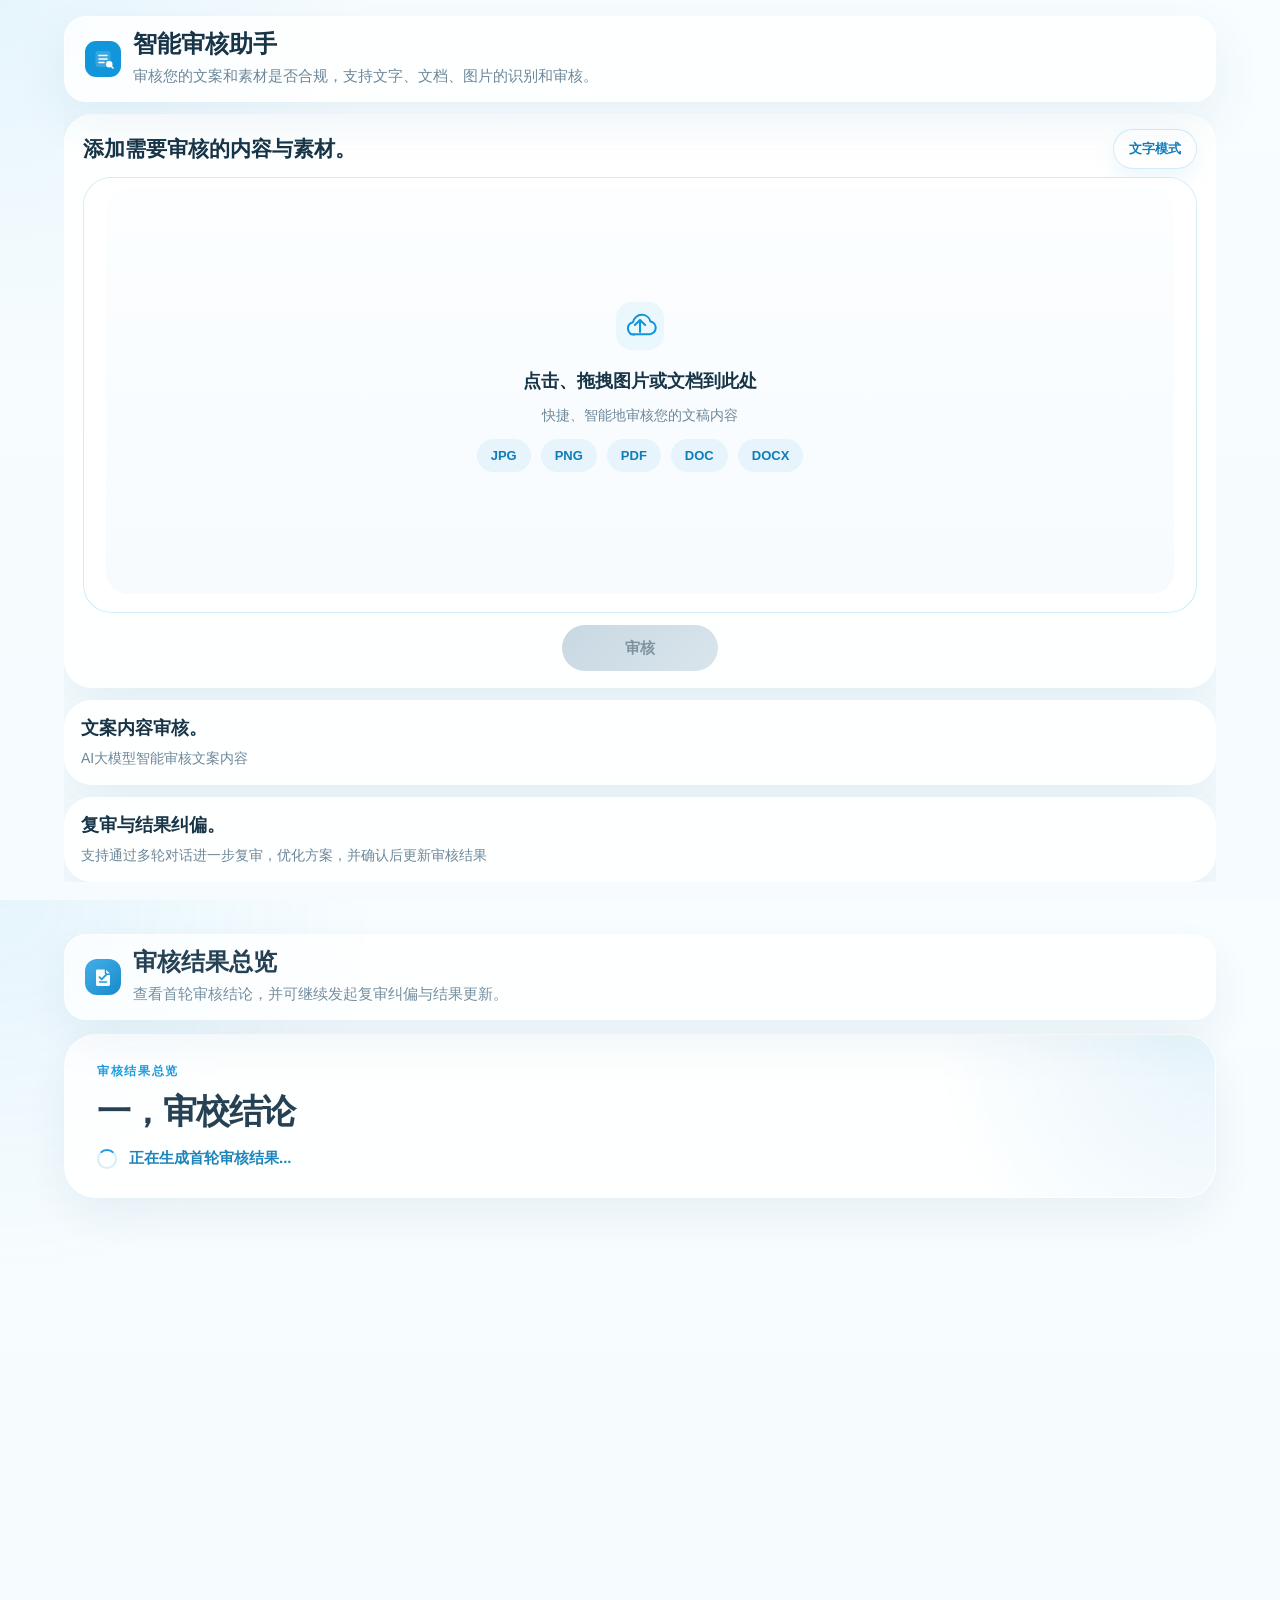
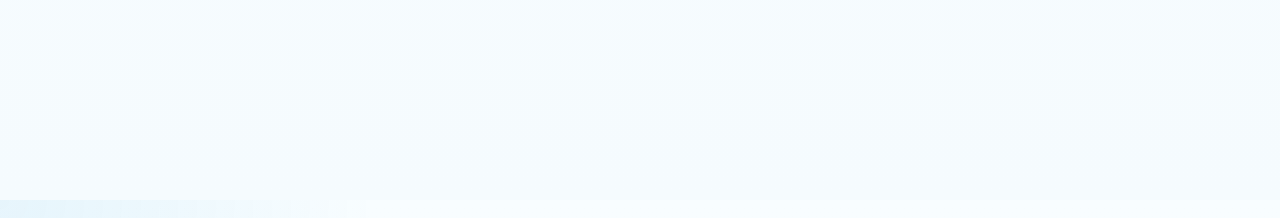
<file: index.html>
<!DOCTYPE html>
<html lang="zh-CN">
<head>
  <meta charset="UTF-8">
  <meta name="viewport" content="width=device-width, initial-scale=1.0">
  <title>智能审核</title>
  <link rel="stylesheet" href="styles/main.css?v=20260319-4">
</head>
<body>
  <div class="screen-stage" id="screenStage">
    <section class="app-shell screen-panel screen-panel-current">
      <header class="topbar">
        <div class="brand">
          <img src="assets/brand-mark.svg" alt="" width="36" height="36">
          <div class="brand-copy">
            <strong>智能审核助手</strong>
            <span>审核您的文案和素材是否合规，支持文字、文档、图片的识别和审核。</span>
          </div>
        </div>
      </header>

      <main class="page-main">
        <section class="task-panel">
          <div class="task-panel-head">
            <p class="task-section-title">添加需要审核的内容与素材。</p>

            <div class="task-mode-switch">
              <button class="secondary-mode-button" type="button" id="modeToggle">文字模式</button>
            </div>
          </div>

          <div class="unified-composer" id="composerPanel">
            <section class="composer-box">
              <div class="composer-meta">
                <span id="charCount">0</span>
              </div>

              <div class="editor-shell is-empty" id="editorShell">
                <textarea id="contentInput" placeholder=""></textarea>

                <div class="empty-background" id="emptyBackground">
                  <img src="assets/upload-cloud.svg" alt="" width="48" height="48">
                  <strong>点击、拖拽图片或文档到此处</strong>
                  <p>快捷、智能地审核您的文稿内容</p>
                  <div class="file-type-row">
                    <span>JPG</span>
                    <span>PNG</span>
                    <span>PDF</span>
                    <span>DOC</span>
                    <span>DOCX</span>
                  </div>
                </div>

                <div class="attachment-state" id="attachmentState"></div>
              </div>

              <input
                id="fileInput"
                class="visually-hidden"
                type="file"
                accept=".jpg,.png,.pdf,.doc,.docx"
              >
            </section>
          </div>

          <div class="task-action-bar">
            <button class="primary-button round-button task-review-button" type="button" id="startReview">审核</button>
          </div>
        </section>

        <section class="helper-grid">
          <article class="helper-card">
            <p class="helper-title">文案内容审核。</p>
            <p class="helper-text">AI大模型智能审核文案内容</p>
          </article>
          <article class="helper-card">
            <p class="helper-title">复审与结果纠偏。</p>
            <p class="helper-text">支持通过多轮对话进一步复审，优化方案，并确认后更新审核结果</p>
          </article>
        </section>
      </main>
    </section>

    <section class="next-screen screen-panel" id="nextScreen">
      <header class="topbar topbar-secondary">
        <div class="brand">
          <img src="assets/result-mark.svg" alt="" width="36" height="36">
          <div class="brand-copy">
            <strong>审核结果总览</strong>
            <span>查看首轮审核结论，并可继续发起复审纠偏与结果更新。</span>
          </div>
        </div>
      </header>

      <main class="result-main" id="resultMain">
        <section class="result-hero-card">
          <p class="result-card-kicker">审核结果总览</p>
          <h2>一，审校结论</h2>
          <div class="result-summary-loading" id="resultSummaryLoading" aria-live="polite">
            <span class="result-loading-spinner" aria-hidden="true"></span>
            <span>正在生成首轮审核结果...</span>
          </div>
          <p id="resultSummaryText">这里作为结果页的主结论卡片区域，后续可以放审核结论摘要、综合风险评级、推荐处理动作等信息。</p>
        </section>

        <p class="result-section-title" id="resultSectionTitle">各维度分析详情</p>

        <section class="result-grid" id="resultGrid">
          <article class="result-card" data-dimension="politics">
            <p class="result-card-kicker">风险维度</p>
            <h3>二，政治敏感与合规性</h3>
            <p id="resultText-politics">用于展示政治敏感内容、政策导向偏差及平台合规性相关判断。</p>
            <div class="result-followup-note" id="note-politics"></div>
          </article>
          <article class="result-card" data-dimension="quality">
            <p class="result-card-kicker">风险维度</p>
            <h3>三，内容质量与事实准度</h3>
            <p id="resultText-quality">用于展示事实准确性、内容完整性、表达质量等相关审核结论。</p>
            <div class="result-followup-note" id="note-quality"></div>
          </article>
          <article class="result-card" data-dimension="legal">
            <p class="result-card-kicker">风险维度</p>
            <h3>四，法律与社会风气</h3>
            <p id="resultText-legal">用于展示法律风险、侵权问题及不良社会风气相关风险判断。</p>
            <div class="result-followup-note" id="note-legal"></div>
          </article>
          <article class="result-card" data-dimension="sentiment">
            <p class="result-card-kicker">风险维度</p>
            <h3>五，舆情风险研判</h3>
            <p id="resultText-sentiment">用于展示传播风险、舆情放大可能性及负面讨论预判。</p>
            <div class="result-followup-note" id="note-sentiment"></div>
          </article>
        </section>

      </main>
    </section>
  </div>

  <div class="result-action-dock" id="resultActionDock" aria-hidden="true">
    <button class="result-action-bar result-action-bar-chat" type="button" id="openFollowup" aria-label="打开补充分析工作台">
      <span class="result-action-entry-icon" aria-hidden="true">
        <svg viewBox="0 0 24 24">
          <path d="M4 6.5A2.5 2.5 0 0 1 6.5 4h11A2.5 2.5 0 0 1 20 6.5v7A2.5 2.5 0 0 1 17.5 16H11l-4.5 4v-4H6.5A2.5 2.5 0 0 1 4 13.5v-7Z"></path>
          <path d="M8 8.5h8M8 11.5h5"></path>
        </svg>
      </span>
      <span class="result-action-entry-copy">
        <strong>复审助手</strong>
        <span>输入你对首轮结果的疑问，发起多轮复审</span>
      </span>
    </button>

    <div class="result-action-bar">
      <button class="secondary-back-button" type="button" id="backToFirst" aria-label="返回第一页">
        <svg viewBox="0 0 24 24" aria-hidden="true">
          <path d="M12 19V5M5 12l7-7 7 7"></path>
        </svg>
      </button>
    </div>
  </div>

  <div class="followup-overlay" id="followupOverlay" aria-hidden="true">
    <button class="followup-overlay-mask" type="button" id="closeFollowupMask" aria-label="关闭补充分析工作台"></button>
    <section class="followup-drawer" id="followupDrawer" role="dialog" aria-modal="true" aria-labelledby="followupDrawerTitle">
      <div class="followup-panel">
        <div class="followup-drawer-head">
          <div class="followup-header">
            <div>
              <h3 id="followupDrawerTitle">复审助手</h3>
            </div>
          </div>

          <div class="followup-review-notice" id="followupReviewNotice" hidden>
            <span class="followup-review-notice-icon" aria-hidden="true">
              <svg viewBox="0 0 24 24">
                <path d="M12 3.5 4.5 7.2v5.2c0 4.5 3 7.6 7.5 8.6 4.5-1 7.5-4.1 7.5-8.6V7.2L12 3.5Z"></path>
                <path d="m9.2 12 1.8 1.8 3.8-4"></path>
              </svg>
            </span>
            <p>当前已经进行了多轮讨论和优化，是否要对内容重新进行审核？</p>
            <button class="ghost-button followup-review-notice-button" type="button" id="followupReviewNoticeAction">重新审核</button>
          </div>

          <button class="followup-close-button" type="button" id="closeFollowup" aria-label="关闭补充分析工作台">
            <svg viewBox="0 0 24 24" aria-hidden="true">
              <path d="M6 6l12 12M18 6 6 18"></path>
            </svg>
          </button>
        </div>

        <div class="followup-thread" id="followupThread">
          <article class="thread-message thread-message-assistant">
            <div class="thread-avatar">审</div>
            <div class="thread-bubble">
              <p>首轮审核已完成，如需进一步审查、查看解释说明或优化文案内容，可在这里继续与我交流。</p>
            </div>
          </article>
        </div>

        <div class="magic-wand-bar">
          <div class="magic-wand-track" id="magicWandTrack">
          </div>
        </div>

        <div class="followup-input-shell">
          <textarea id="followupInput" placeholder="请输入你希望系统对当前内容进行详细解释或进一步优化的问题。"></textarea>
          <div class="followup-input-actions">
            <span class="followup-hint" id="followupHint">当前会基于已上传内容继续分析</span>
            <button class="primary-button followup-send-button" type="button" id="sendFollowup">发送</button>
          </div>
        </div>
      </div>
    </section>
  </div>

  <div class="confirm-overlay" id="confirmOverlay" aria-hidden="true">
    <button class="confirm-overlay-mask" type="button" id="closeConfirmMask" aria-label="关闭复审确认"></button>
    <section class="confirm-dialog" role="dialog" aria-modal="true" aria-labelledby="confirmDialogTitle">
      <div class="confirm-dialog-panel">
        <h3 id="confirmDialogTitle">确定要重新进行审核吗？</h3>
        <p>确认后将基于当前复审对话重新进行审核，将重新生成一份新的审核结果。</p>
        <div class="confirm-dialog-actions">
          <button class="ghost-button confirm-cancel-button" type="button" id="cancelConfirm">取消</button>
          <button class="primary-button confirm-submit-button" type="button" id="confirmApplyFollowup">确定复审</button>
        </div>
      </div>
    </section>
  </div>

  <div class="toast" id="toast" role="status" aria-live="polite"></div>

  <script src="scripts/main.js?v=20260319-4" defer></script>
</body>
</html>
</file>
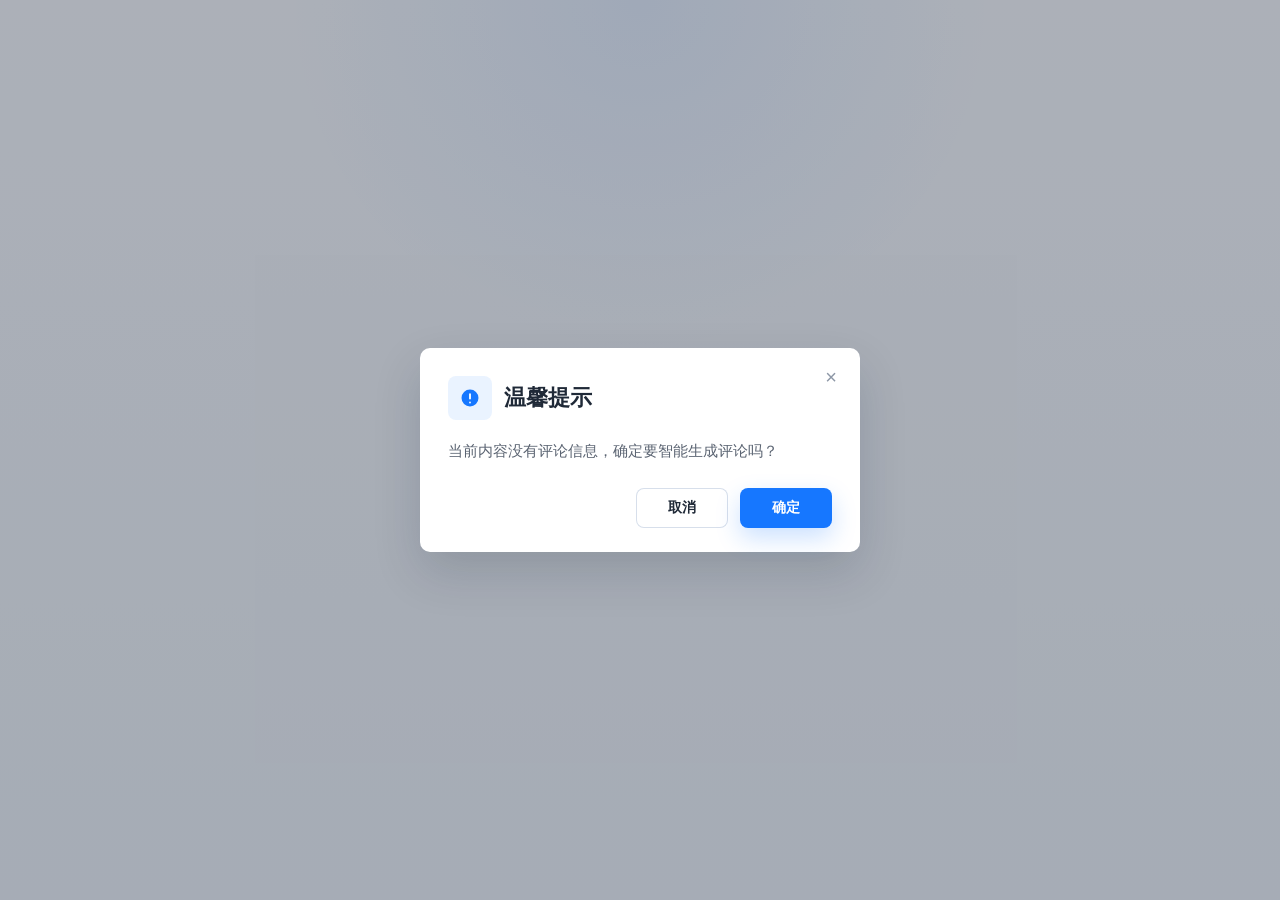
<file: alert_test/index.html>
<!DOCTYPE html>
<html lang="zh-CN">
<head>
  <meta charset="UTF-8">
  <meta name="viewport" content="width=device-width, initial-scale=1.0">
  <title>弹框示例</title>
  <link rel="stylesheet" href="./styles.css">
</head>
<body>
  <main class="demo-page">
    <button class="preview-button" type="button" id="openModal">显示弹框</button>
  </main>

  <div class="alert-mask is-visible" id="alertMask" aria-hidden="false">
    <div
      class="alert-dialog"
      role="dialog"
      aria-modal="true"
      aria-labelledby="alertTitle"
      aria-describedby="alertDescription"
    >
      <button class="dialog-close" type="button" id="closeModal" aria-label="关闭">×</button>

      <div class="alert-header">
        <div class="alert-icon" aria-hidden="true">
          <svg viewBox="0 0 24 24" focusable="false">
            <path d="M12 2.75a9.25 9.25 0 1 0 9.25 9.25A9.26 9.26 0 0 0 12 2.75Zm0 13.2a1.05 1.05 0 1 1-1.05 1.05A1.05 1.05 0 0 1 12 15.95Zm1.1-3.35a1.1 1.1 0 0 1-2.2 0V7.85a1.1 1.1 0 0 1 2.2 0Z"/>
          </svg>
        </div>

        <h1 class="alert-title" id="alertTitle">温馨提示</h1>
      </div>
      <p class="alert-description" id="alertDescription">
        当前内容没有评论信息，确定要智能生成评论吗？
      </p>
      <div class="alert-actions">
        <button class="ghost-button" type="button" id="cancelModal">取消</button>
        <button class="primary-button" type="button" id="confirmModal">确定</button>
      </div>
    </div>
  </div>

  <script src="./script.js"></script>
</body>
</html>
</file>
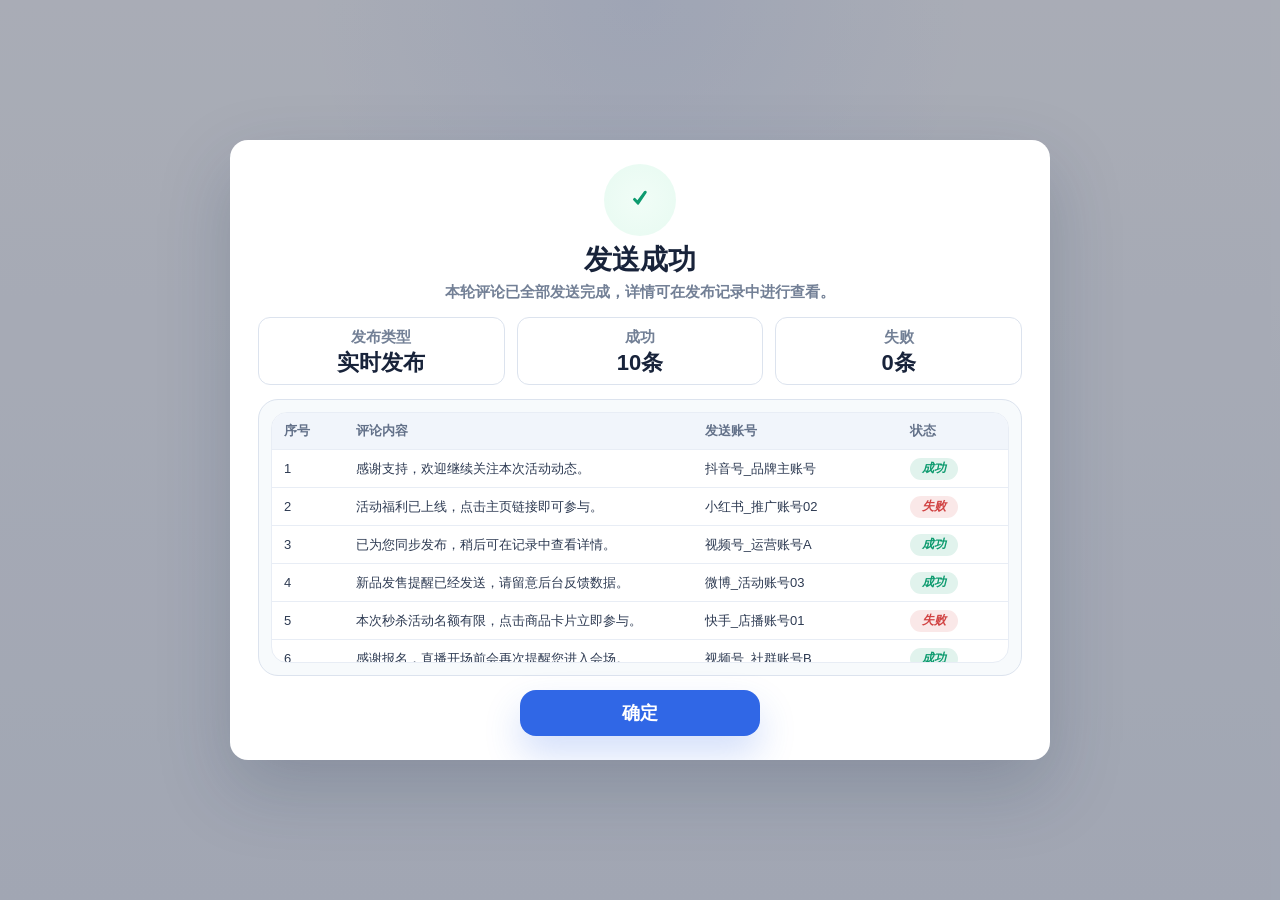
<file: send_alert/index.html>
<!DOCTYPE html>
<html lang="zh-CN">
<head>
  <meta charset="UTF-8">
  <meta name="viewport" content="width=device-width, initial-scale=1.0">
  <title>发送成功弹窗</title>
  <link rel="stylesheet" href="./styles.css">
</head>
<body>
  <main class="page-shell">
    <button class="preview-trigger" type="button" id="openModal">查看弹窗</button>
  </main>

  <div class="modal-mask is-visible" id="modalMask" aria-hidden="false">
    <section
      class="success-dialog"
      role="dialog"
      aria-modal="true"
      aria-labelledby="dialogTitle"
      aria-describedby="dialogDescription"
    >
      <div class="success-badge" aria-hidden="true">
        <svg viewBox="0 0 64 64" focusable="false">
          <circle cx="32" cy="32" r="32"></circle>
          <path d="M27.8 40.4 20.6 33a2.6 2.6 0 1 1 3.7-3.6l3.1 3.2 11.9-16a2.6 2.6 0 1 1 4.2 3.1L29.8 39.9a2.6 2.6 0 0 1-2 .5Z"></path>
        </svg>
      </div>

      <h1 class="dialog-title" id="dialogTitle">发送成功</h1>
      <p class="dialog-description" id="dialogDescription">
        本轮评论已全部发送完成，详情可在发布记录中进行查看。
      </p>

      <div class="summary-grid">
        <article class="summary-card">
          <span class="summary-label">发布类型</span>
          <strong class="summary-value">实时发布</strong>
        </article>
        <article class="summary-card">
          <span class="summary-label">成功</span>
          <strong class="summary-value" id="successCount">0条</strong>
        </article>
        <article class="summary-card">
          <span class="summary-label">失败</span>
          <strong class="summary-value">0条</strong>
        </article>
      </div>

      <section class="success-list-panel">
        <div class="list-table">
          <div class="list-table-head">
            <span>序号</span>
            <span>评论内容</span>
            <span>发送账号</span>
            <span>状态</span>
          </div>
          <div class="list-table-body" id="successList"></div>
        </div>
      </section>

      <button class="confirm-button" type="button" id="confirmButton">确定</button>
    </section>
  </div>

  <script src="./script.js"></script>
</body>
</html>
</file>
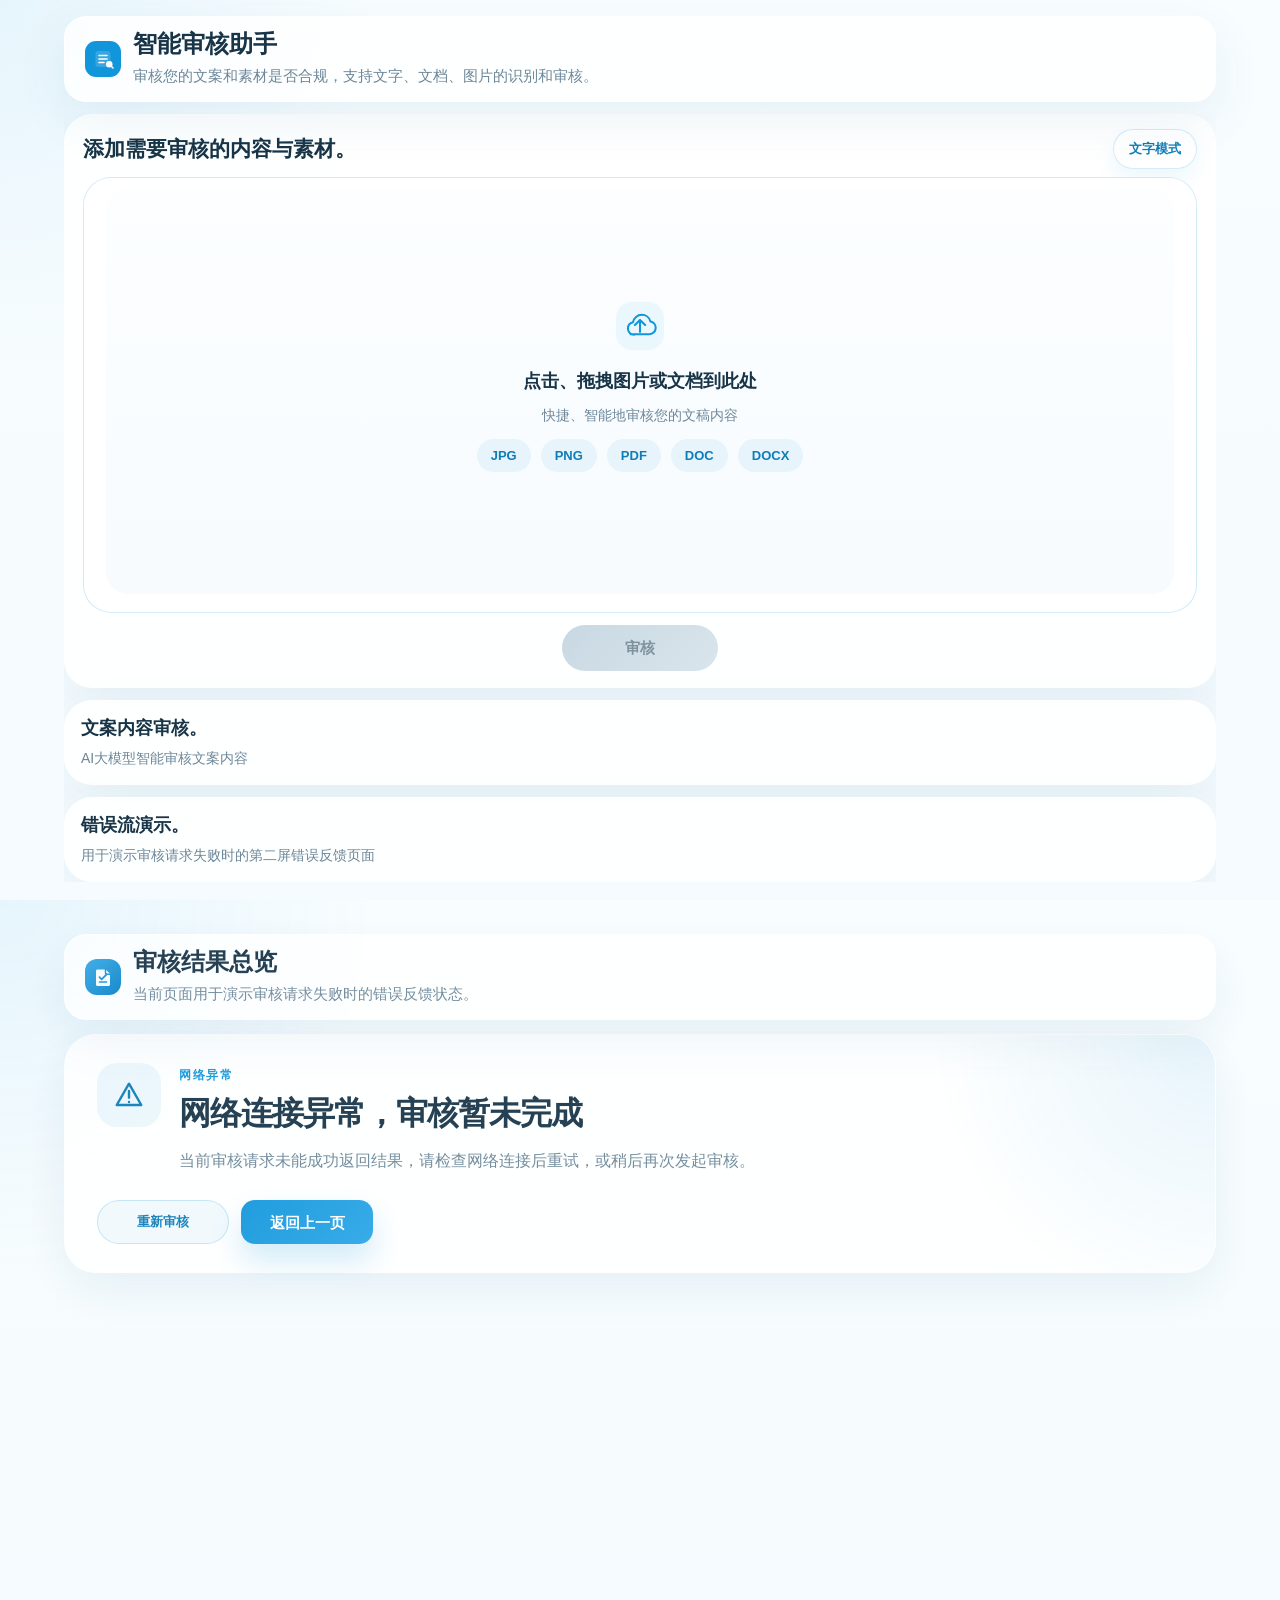
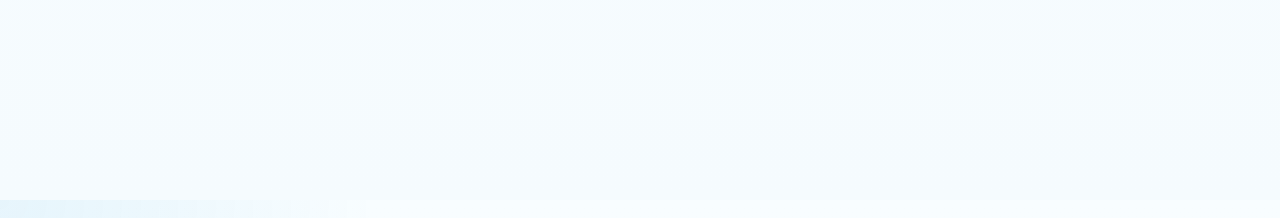
<file: index-error.html>
<!DOCTYPE html>
<html lang="zh-CN">
<head>
  <meta charset="UTF-8">
  <meta name="viewport" content="width=device-width, initial-scale=1.0">
  <title>智能审核 - 错误流 Demo</title>
  <link rel="stylesheet" href="styles/main.css?v=20260319-4">
  <link rel="stylesheet" href="styles/error-flow.css?v=20260319-2">
</head>
<body>
  <div class="screen-stage" id="screenStage">
    <section class="app-shell screen-panel screen-panel-current">
      <header class="topbar">
        <div class="brand">
          <img src="assets/brand-mark.svg" alt="" width="36" height="36">
          <div class="brand-copy">
            <strong>智能审核助手</strong>
            <span>审核您的文案和素材是否合规，支持文字、文档、图片的识别和审核。</span>
          </div>
        </div>
      </header>

      <main class="page-main">
        <section class="task-panel">
          <div class="task-panel-head">
            <p class="task-section-title">添加需要审核的内容与素材。</p>
            <div class="task-mode-switch">
              <button class="secondary-mode-button" type="button" id="modeToggle">文字模式</button>
            </div>
          </div>

          <div class="unified-composer" id="composerPanel">
            <section class="composer-box">
              <div class="composer-meta">
                <span id="charCount">0字符</span>
              </div>

              <div class="editor-shell is-empty" id="editorShell">
                <textarea id="contentInput" placeholder=""></textarea>

                <div class="empty-background" id="emptyBackground">
                  <img src="assets/upload-cloud.svg" alt="" width="48" height="48">
                  <strong>点击、拖拽图片或文档到此处</strong>
                  <p>快捷、智能地审核您的文稿内容</p>
                  <div class="file-type-row">
                    <span>JPG</span>
                    <span>PNG</span>
                    <span>PDF</span>
                    <span>DOC</span>
                    <span>DOCX</span>
                  </div>
                </div>

                <div class="attachment-state" id="attachmentState"></div>
              </div>

              <input
                id="fileInput"
                class="visually-hidden"
                type="file"
                accept=".jpg,.png,.pdf,.doc,.docx"
              >
            </section>
          </div>

          <div class="task-action-bar">
            <button class="primary-button round-button task-review-button" type="button" id="startReview">审核</button>
          </div>
        </section>

        <section class="helper-grid">
          <article class="helper-card">
            <p class="helper-title">文案内容审核。</p>
            <p class="helper-text">AI大模型智能审核文案内容</p>
          </article>
          <article class="helper-card">
            <p class="helper-title">错误流演示。</p>
            <p class="helper-text">用于演示审核请求失败时的第二屏错误反馈页面</p>
          </article>
        </section>
      </main>
    </section>

    <section class="next-screen screen-panel error-screen" id="nextScreen">
      <header class="topbar topbar-secondary">
        <div class="brand">
          <img src="assets/result-mark.svg" alt="" width="36" height="36">
          <div class="brand-copy">
            <strong>审核结果总览</strong>
            <span>当前页面用于演示审核请求失败时的错误反馈状态。</span>
          </div>
        </div>
      </header>

      <main class="error-screen-main">
        <section class="result-hero-card result-error-hero">
          <div class="result-error-head">
            <span class="result-error-icon" aria-hidden="true">
              <svg viewBox="0 0 24 24">
                <path d="M12 3.5 2.8 19.5h18.4L12 3.5Z"></path>
                <path d="M12 9v5"></path>
                <path d="M12 17.2h.01"></path>
              </svg>
            </span>
            <div class="result-error-copy">
              <p class="result-card-kicker result-error-kicker">网络异常</p>
              <h2>网络连接异常，审核暂未完成</h2>
              <p class="result-error-text">当前审核请求未能成功返回结果，请检查网络连接后重试，或稍后再次发起审核。</p>
            </div>
          </div>

          <div class="result-error-actions">
            <button class="ghost-button result-error-retry-button" type="button" id="retryReview">重新审核</button>
            <button class="primary-button result-error-back-button" type="button" id="backToFirst">返回上一页</button>
          </div>
        </section>

      </main>
    </section>
  </div>

  <div class="toast" id="toast" role="status" aria-live="polite"></div>

  <script src="scripts/error-flow.js?v=20260319-2" defer></script>
</body>
</html>
</file>
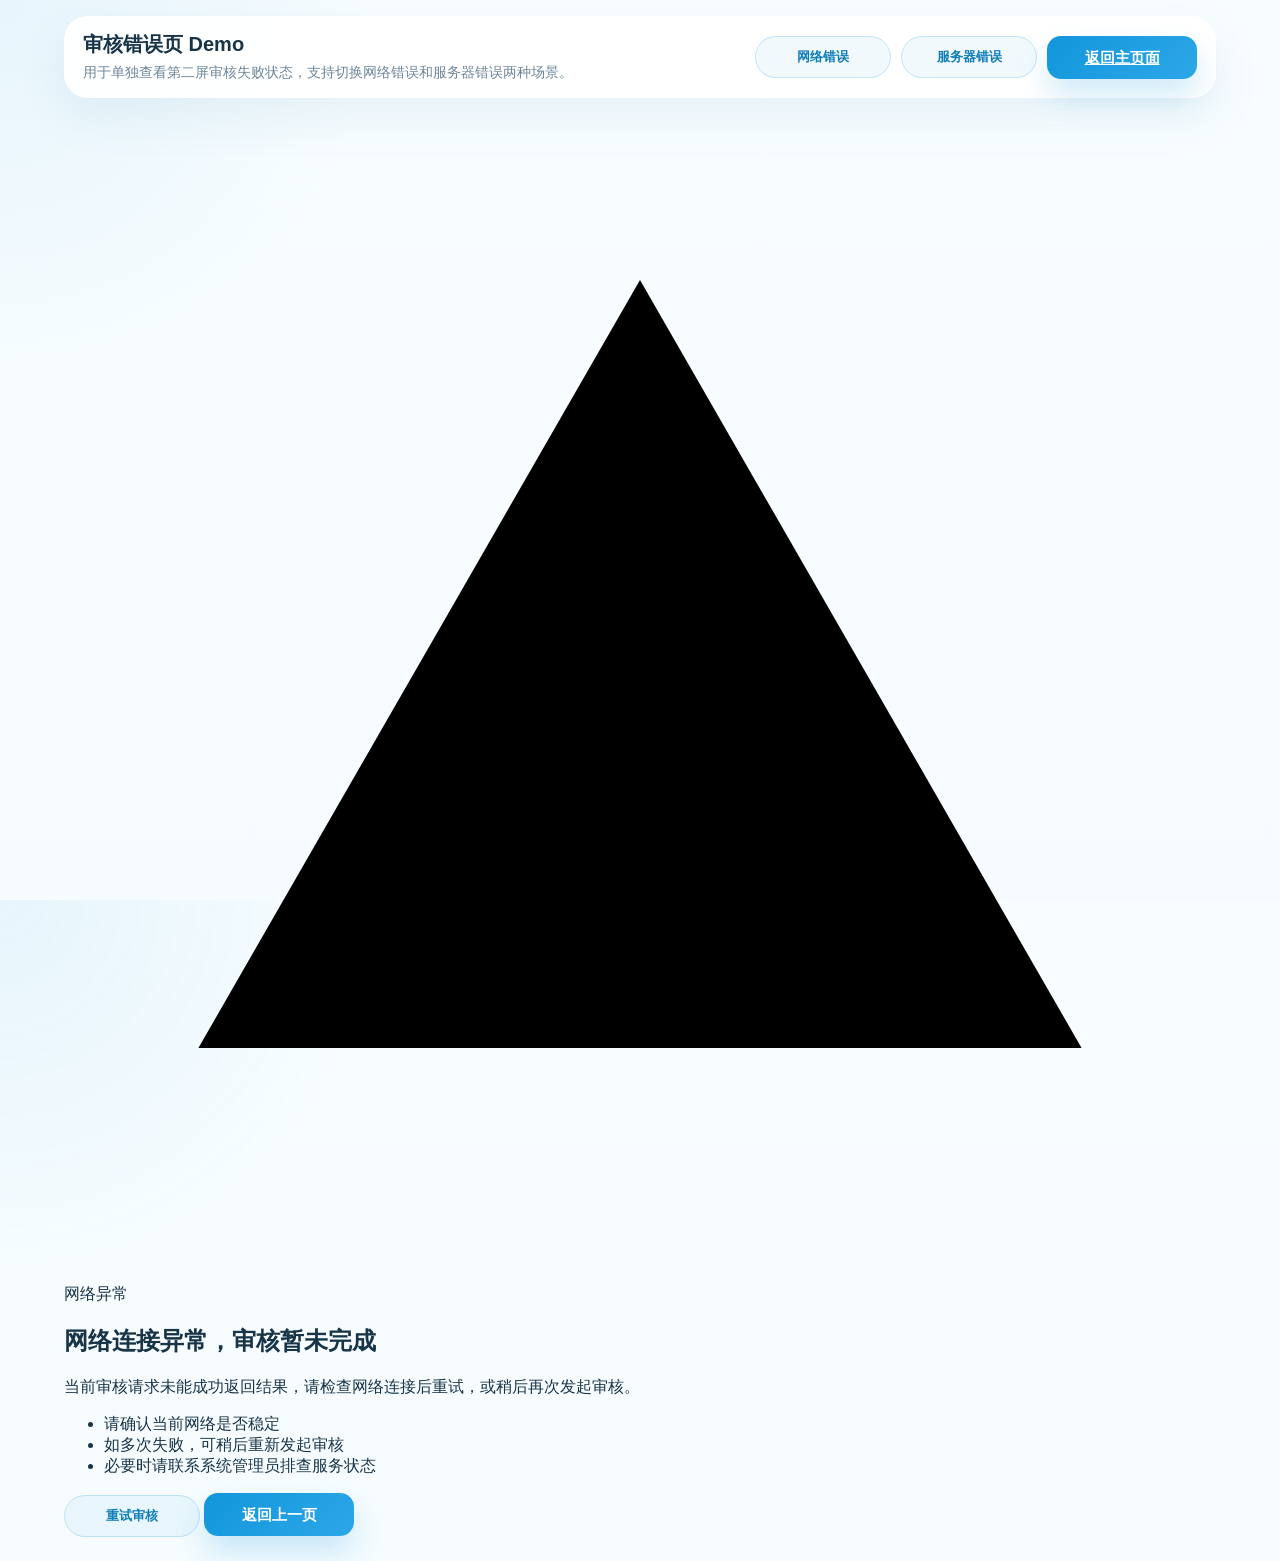
<file: result-error-demo.html>
<!DOCTYPE html>
<html lang="zh-CN">
<head>
  <meta charset="UTF-8">
  <meta name="viewport" content="width=device-width, initial-scale=1.0">
  <title>审核错误页 Demo</title>
  <link rel="stylesheet" href="styles/main.css?v=20260319-5">
  <style>
    body {
      overflow: auto;
    }

    .error-demo-shell {
      min-height: 100dvh;
      padding: 16px 64px 24px;
      display: flex;
      flex-direction: column;
      gap: 14px;
    }

    .error-demo-toolbar {
      width: 100%;
      display: flex;
      align-items: center;
      justify-content: space-between;
      gap: 14px;
      padding: 14px 18px;
      border-radius: 24px;
      border: 1px solid rgba(255, 255, 255, 0.86);
      background: rgba(255, 255, 255, 0.92);
      box-shadow: var(--shadow);
    }

    .error-demo-copy strong,
    .error-demo-copy span {
      display: block;
    }

    .error-demo-copy strong {
      font-size: 20px;
      line-height: 1.3;
    }

    .error-demo-copy span {
      margin-top: 4px;
      color: var(--muted);
      font-size: 14px;
      line-height: 1.6;
    }

    .error-demo-actions {
      display: inline-flex;
      align-items: center;
      gap: 10px;
      flex-wrap: wrap;
    }

    .error-demo-layout {
      flex: 1;
      min-height: 0;
      display: flex;
      flex-direction: column;
    }

    .error-demo-layout .result-error-state {
      padding-bottom: 0;
    }

    @media (max-width: 900px) {
      .error-demo-shell {
        padding: 14px;
      }

      .error-demo-toolbar {
        flex-direction: column;
        align-items: flex-start;
      }

      .error-demo-actions {
        width: 100%;
      }

      .error-demo-actions .ghost-button,
      .error-demo-actions .primary-button {
        flex: 1 1 auto;
      }
    }
  </style>
</head>
<body>
  <div class="error-demo-shell">
    <header class="error-demo-toolbar">
      <div class="error-demo-copy">
        <strong>审核错误页 Demo</strong>
        <span>用于单独查看第二屏审核失败状态，支持切换网络错误和服务器错误两种场景。</span>
      </div>
      <div class="error-demo-actions">
        <button class="ghost-button" type="button" id="showNetworkError">网络错误</button>
        <button class="ghost-button" type="button" id="showServerError">服务器错误</button>
        <a class="primary-button" href="/Users/fushan/Desktop/shuguan/index.html">返回主页面</a>
      </div>
    </header>

    <main class="error-demo-layout">
      <section class="result-error-state" aria-live="polite">
        <div class="result-error-panel">
          <span class="result-error-icon" aria-hidden="true">
            <svg viewBox="0 0 24 24">
              <path d="M12 3.5 2.8 19.5h18.4L12 3.5Z"></path>
              <path d="M12 9v5"></path>
              <path d="M12 17.2h.01"></path>
            </svg>
          </span>
          <p class="result-error-kicker" id="demoErrorKicker">网络异常</p>
          <h2 id="demoErrorTitle">网络连接异常，审核暂未完成</h2>
          <p class="result-error-text" id="demoErrorText">当前审核请求未能成功返回结果，请检查网络连接后重试，或稍后再次发起审核。</p>
          <ul class="result-error-list" id="demoErrorList">
            <li>请确认当前网络是否稳定</li>
            <li>如多次失败，可稍后重新发起审核</li>
            <li>必要时请联系系统管理员排查服务状态</li>
          </ul>
          <div class="result-error-actions">
            <button class="ghost-button result-error-retry-button" type="button">重试审核</button>
            <button class="primary-button result-error-back-button" type="button">返回上一页</button>
          </div>
        </div>
      </section>
    </main>
  </div>

  <script>
    const scenarios = {
      network: {
        kicker: "网络异常",
        title: "网络连接异常，审核暂未完成",
        text: "当前审核请求未能成功返回结果，请检查网络连接后重试，或稍后再次发起审核。",
        tips: [
          "请确认当前网络是否稳定",
          "如多次失败，可稍后重新发起审核",
          "必要时请联系系统管理员排查服务状态"
        ]
      },
      server: {
        kicker: "服务异常",
        title: "审核服务暂时不可用，请稍后重试",
        text: "当前审核服务响应异常，暂时无法生成审核结果。建议稍后再次发起审核，或联系系统管理员排查服务状态。",
        tips: [
          "请稍后重新尝试发起审核",
          "如持续失败，请联系系统管理员排查服务状态",
          "如需紧急处理，可先保留当前内容待服务恢复后再审核"
        ]
      }
    };

    const kicker = document.getElementById("demoErrorKicker");
    const title = document.getElementById("demoErrorTitle");
    const text = document.getElementById("demoErrorText");
    const list = document.getElementById("demoErrorList");

    function renderScenario(type) {
      const scenario = scenarios[type] || scenarios.network;
      kicker.textContent = scenario.kicker;
      title.textContent = scenario.title;
      text.textContent = scenario.text;
      list.innerHTML = scenario.tips.map((tip) => `<li>${tip}</li>`).join("");
    }

    document.getElementById("showNetworkError").addEventListener("click", () => {
      renderScenario("network");
    });

    document.getElementById("showServerError").addEventListener("click", () => {
      renderScenario("server");
    });
  </script>
</body>
</html>
</file>
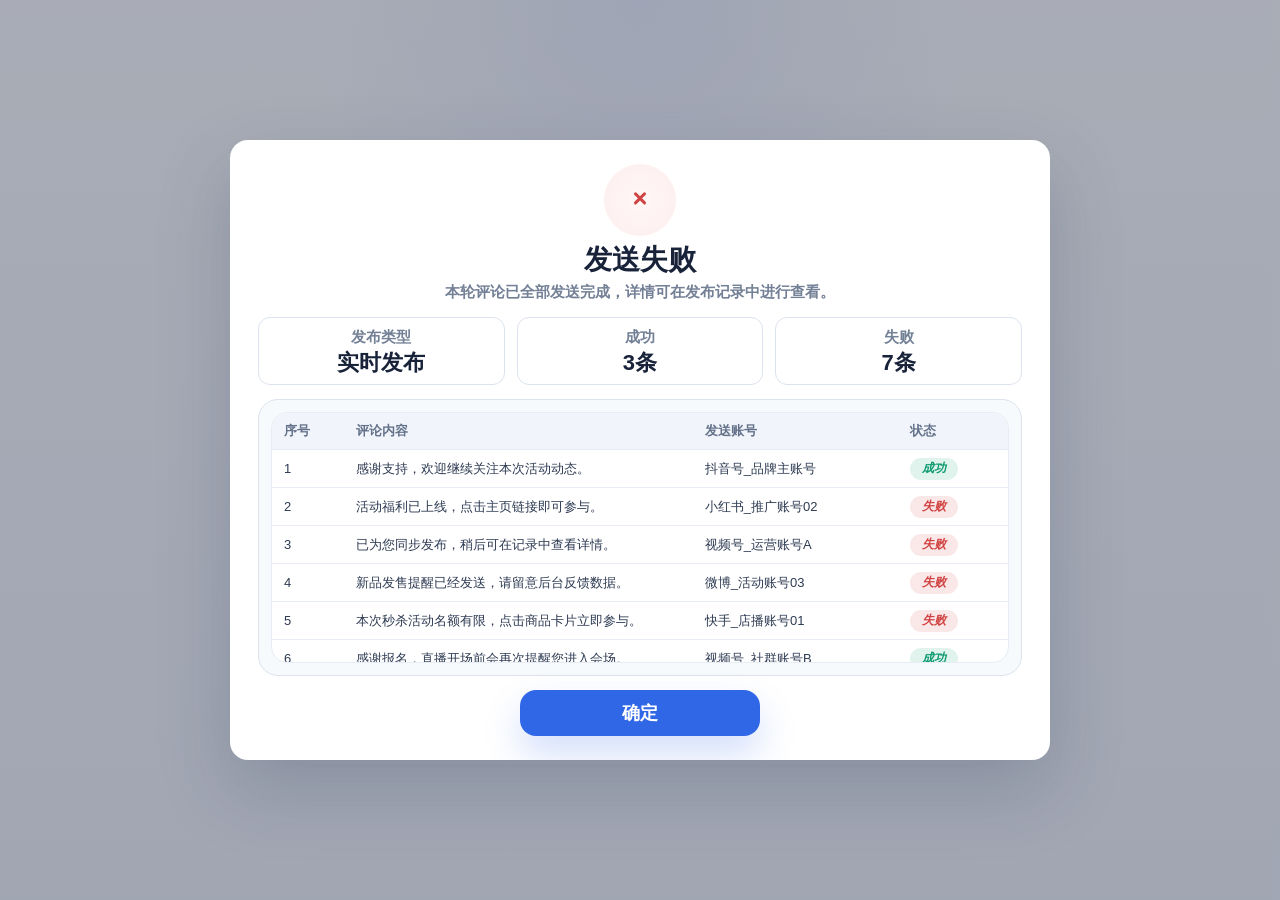
<file: send_alert/failed.html>
<!DOCTYPE html>
<html lang="zh-CN">
<head>
  <meta charset="UTF-8">
  <meta name="viewport" content="width=device-width, initial-scale=1.0">
  <title>发送失败弹窗</title>
  <link rel="stylesheet" href="./styles.css">
</head>
<body>
  <main class="page-shell">
    <button class="preview-trigger" type="button" id="openModal">查看失败弹窗</button>
  </main>

  <div class="modal-mask is-visible" id="modalMask" aria-hidden="false">
    <section
      class="success-dialog is-failed"
      role="dialog"
      aria-modal="true"
      aria-labelledby="dialogTitle"
      aria-describedby="dialogDescription"
    >
      <div class="success-badge is-failed" aria-hidden="true">
        <svg viewBox="0 0 64 64" focusable="false">
          <circle cx="32" cy="32" r="32"></circle>
          <path d="M22.1 19.2a2.6 2.6 0 0 1 3.7 0L32 25.4l6.2-6.2a2.6 2.6 0 1 1 3.7 3.7L35.7 29l6.2 6.2a2.6 2.6 0 1 1-3.7 3.7L32 32.7l-6.2 6.2a2.6 2.6 0 1 1-3.7-3.7l6.2-6.2-6.2-6.1a2.6 2.6 0 0 1 0-3.7Z"></path>
        </svg>
      </div>

      <h1 class="dialog-title" id="dialogTitle">发送失败</h1>
      <p class="dialog-description" id="dialogDescription">
        本轮评论已全部发送完成，详情可在发布记录中进行查看。
      </p>

      <div class="summary-grid">
        <article class="summary-card">
          <span class="summary-label">发布类型</span>
          <strong class="summary-value">实时发布</strong>
        </article>
        <article class="summary-card">
          <span class="summary-label">成功</span>
          <strong class="summary-value" id="successCount">0条</strong>
        </article>
        <article class="summary-card">
          <span class="summary-label">失败</span>
          <strong class="summary-value" id="failedCount">0条</strong>
        </article>
      </div>

      <section class="success-list-panel">
        <div class="list-table">
          <div class="list-table-head">
            <span>序号</span>
            <span>评论内容</span>
            <span>发送账号</span>
            <span>状态</span>
          </div>
          <div class="list-table-body" id="resultList"></div>
        </div>
      </section>

      <button class="confirm-button" type="button" id="confirmButton">确定</button>
    </section>
  </div>

  <script src="./failed.js"></script>
</body>
</html>
</file>
<file: styles/main.css>
:root {
  --primary: #1296db;
  --primary-deep: #0e7db8;
  --primary-soft: #edf8fe;
  --text: #183548;
  --muted: #6c8799;
  --line: rgba(18, 150, 219, 0.16);
  --line-strong: rgba(18, 150, 219, 0.34);
  --surface: #ffffff;
  --surface-soft: #f8fcff;
  --page: #f5fbfe;
  --shadow: 0 18px 50px rgba(20, 96, 142, 0.08);
  --radius-xl: 28px;
  --radius-lg: 22px;
  --radius-md: 16px;
  --app-vh: 100vh;
  --followup-gap: 28px;
}

* {
  box-sizing: border-box;
}

html,
body {
  margin: 0;
  height: 100%;
  font-family: "PingFang SC", "Microsoft YaHei", "Segoe UI", sans-serif;
  color: var(--text);
  background:
    radial-gradient(circle at top left, rgba(18, 150, 219, 0.08), transparent 24%),
    linear-gradient(180deg, #f8fdff 0%, var(--page) 100%);
}

body {
  overflow: hidden;
}

body.is-followup-open {
  overflow: hidden;
}

.screen-stage {
  height: 200dvh;
  display: flex;
  flex-direction: column;
  transform: translateY(0);
  transition: transform 1.14s cubic-bezier(0.22, 1, 0.36, 1);
  will-change: transform;
}

.screen-stage.is-slid {
  transform: translateY(-100dvh);
}

.app-shell,
.next-screen {
  flex: 0 0 100dvh;
  height: 100dvh;
  min-height: 100dvh;
  max-height: 100dvh;
}

.screen-panel {
  display: flex;
  flex-direction: column;
  padding: 16px 64px 18px;
  overflow: hidden;
  transition: opacity 0.94s ease, transform 0.94s cubic-bezier(0.22, 1, 0.36, 1);
  will-change: opacity, transform;
}

.screen-panel-current {
  opacity: 1;
  transform: translateY(0);
}

.next-screen {
  opacity: 0.94;
  transform: translateY(18px);
}

.screen-stage.is-slid .screen-panel-current {
  opacity: 0.96;
  transform: translateY(-4px);
}

.screen-stage.is-slid .next-screen {
  opacity: 1;
  transform: translateY(0);
}

.topbar,
.page-main {
  width: 100%;
  max-width: none;
  margin: 0 auto;
}

.topbar {
  display: flex;
  align-items: center;
  justify-content: flex-start;
  gap: 20px;
  margin-bottom: 12px;
  min-height: 76px;
  padding: 12px 20px;
  border: 1px solid rgba(255, 255, 255, 0.8);
  border-radius: 22px;
  background: rgba(255, 255, 255, 0.82);
  backdrop-filter: blur(12px);
  box-shadow: var(--shadow);
  flex: 0 0 auto;
}

.brand {
  display: inline-flex;
  align-items: center;
  gap: 12px;
}

.brand-copy strong,
.brand-copy span {
  display: block;
}

.brand-copy strong {
  font-size: 24px;
  line-height: 1.25;
}

.brand-copy span {
  margin-top: 4px;
  color: var(--muted);
  font-size: 15px;
  line-height: 1.7;
}

.page-main {
  flex: 1;
  min-height: 0;
  display: grid;
  grid-template-rows: minmax(0, 1fr) auto;
  gap: 12px;
  align-content: start;
  overflow: hidden;
}

.task-panel,
.helper-card {
  background: rgba(255, 255, 255, 0.9);
  border: 1px solid rgba(255, 255, 255, 0.86);
  border-radius: 28px;
  box-shadow: var(--shadow);
}

.task-panel {
  min-height: 0;
  padding: 14px 18px 16px;
  display: flex;
  flex-direction: column;
  overflow: hidden;
}

.task-panel-head {
  display: flex;
  align-items: center;
  justify-content: space-between;
  gap: 16px;
  margin-bottom: 8px;
}

.task-mode-switch {
  display: flex;
  justify-content: flex-end;
  flex: 0 0 auto;
}

.task-section-title {
  margin: 0;
  color: var(--text);
  font-size: 21px;
  font-weight: 700;
  line-height: 1.5;
  flex: 1 1 auto;
}

.unified-composer {
  min-height: 0;
  flex: 1;
  display: flex;
  padding: 0;
  border-radius: 28px;
  background: linear-gradient(180deg, #fbfeff 0%, #f5fbfe 100%);
  border: 1px solid var(--line);
  transition: border-color 0.2s ease, box-shadow 0.2s ease, transform 0.2s ease;
}

.unified-composer.is-dragover {
  border-color: rgba(18, 150, 219, 0.56);
  box-shadow: 0 16px 34px rgba(18, 150, 219, 0.12);
  transform: translateY(-1px);
}

.composer-box {
  background: var(--surface);
  border-radius: 28px;
  padding: 10px 22px 18px;
  min-height: 0;
  width: 100%;
  display: flex;
  flex-direction: column;
  flex: 1;
}

.composer-meta {
  display: flex;
  justify-content: flex-end;
  margin-bottom: 2px;
  padding-right: 8px;
}

.composer-meta.is-hidden {
  display: none;
}

.composer-meta span {
  color: var(--muted);
  font-size: 11px;
  font-weight: 500;
}

.editor-shell {
  position: relative;
  flex: 1;
  min-height: 0;
  border-radius: 22px;
  background: linear-gradient(180deg, #fcfeff 0%, #f7fbfe 100%);
  overflow: hidden;
}

.editor-shell.is-empty {
  cursor: pointer;
}

#contentInput {
  width: 100%;
  height: 100%;
  min-height: 100%;
  max-height: none;
  position: relative;
  z-index: 1;
  padding: 4px 6px 14px;
  border: 1px solid transparent;
  resize: none;
  outline: none;
  background: transparent;
  color: var(--text);
  font: inherit;
  font-size: 16px;
  line-height: 1.95;
  overflow-y: auto;
  transition: border-color 0.2s ease, box-shadow 0.2s ease;
}

#contentInput:focus {
  border-color: transparent;
  box-shadow: none;
}

#contentInput::placeholder {
  color: #92a9b8;
}

#contentInput:disabled {
  color: #8fa5b4;
  cursor: not-allowed;
  pointer-events: none;
}

.empty-background {
  position: absolute;
  inset: 0;
  z-index: 2;
  display: flex;
  flex-direction: column;
  align-items: center;
  justify-content: center;
  gap: 14px;
  padding: 0 24px 12px;
  text-align: center;
  color: var(--muted);
  cursor: pointer;
  transition: opacity 0.2s ease, transform 0.2s ease;
}

.empty-background img {
  width: 58px;
  height: 58px;
}

.editor-shell:not(.is-empty) .empty-background {
  opacity: 0;
  transform: translateY(8px);
  pointer-events: none;
}

.empty-background strong {
  color: var(--text);
  font-size: 18px;
  line-height: 1.4;
}

.empty-background p {
  margin: -1px 0 0;
  font-size: 14px;
}

.file-type-row {
  display: flex;
  flex-wrap: wrap;
  justify-content: center;
  gap: 10px;
}

.file-type-row span {
  padding: 9px 14px;
  border-radius: 999px;
  background: rgba(18, 150, 219, 0.08);
  color: var(--primary-deep);
  font-size: 13px;
  font-weight: 700;
}

.visually-hidden {
  position: absolute;
  width: 1px;
  height: 1px;
  padding: 0;
  margin: -1px;
  overflow: hidden;
  clip: rect(0, 0, 0, 0);
  white-space: nowrap;
  border: 0;
}

.attachment-state {
  position: absolute;
  inset: 0;
  z-index: 2;
  display: none;
  align-items: center;
  justify-content: center;
  padding: 16px 18px;
}

.attachment-state.is-visible {
  display: flex;
}

.task-action-bar {
  width: 100%;
  display: flex;
  justify-content: center;
  margin-top: 12px;
  padding: 0;
}

.secondary-mode-button {
  display: inline-flex;
  align-items: center;
  justify-content: center;
  appearance: none;
  min-height: 40px;
  padding: 0 15px;
  border: 1px solid rgba(18, 150, 219, 0.18);
  border-radius: 999px;
  background: rgba(255, 255, 255, 0.94);
  color: var(--primary-deep);
  font: inherit;
  font-size: 13px;
  font-weight: 700;
  line-height: 1;
  cursor: pointer;
  box-shadow: 0 10px 22px rgba(18, 150, 219, 0.08);
  transition: transform 0.2s ease, box-shadow 0.2s ease, background 0.2s ease;
}

.secondary-mode-button:hover {
  transform: translateY(-1px);
}

.secondary-mode-button:disabled {
  color: rgba(24, 53, 72, 0.4);
  background: rgba(232, 239, 244, 0.92);
  box-shadow: none;
  cursor: not-allowed;
}

.file-item {
  border-radius: 16px;
  border: 1px solid var(--line);
  background: #fff;
}

.file-item {
  display: flex;
  align-items: center;
  justify-content: space-between;
  gap: 14px;
  padding: 12px 14px;
}

.file-item-inline {
  width: min(760px, 100%);
  border-radius: 20px;
  padding: 22px 24px;
  box-shadow: 0 14px 30px rgba(18, 150, 219, 0.08);
}

.file-meta {
  display: flex;
  align-items: center;
  gap: 12px;
  min-width: 0;
}

.file-type {
  width: 56px;
  height: 56px;
  display: grid;
  place-items: center;
  border-radius: 12px;
  background: rgba(18, 150, 219, 0.10);
  color: var(--primary);
  font-size: 16px;
  font-weight: 800;
  flex: 0 0 auto;
}

.file-info {
  min-width: 0;
}

.file-name {
  font-size: 16px;
  font-weight: 700;
  white-space: nowrap;
  overflow: hidden;
  text-overflow: ellipsis;
}

.file-desc {
  margin-top: 4px;
  color: var(--muted);
  font-size: 13px;
}

.file-tip {
  margin-top: 8px;
  color: var(--primary-deep);
  font-size: 13px;
}

.remove-button {
  border: none;
  background: transparent;
  color: #95acba;
  width: 32px;
  height: 32px;
  border-radius: 10px;
  font-size: 18px;
  cursor: pointer;
}

.remove-button:hover {
  background: rgba(18, 150, 219, 0.08);
  color: var(--primary);
}

.primary-button {
  display: inline-flex;
  align-items: center;
  justify-content: center;
  appearance: none;
  border: none;
  border-radius: 14px;
  font: inherit;
  line-height: 1;
  cursor: pointer;
  transition: transform 0.2s ease, box-shadow 0.2s ease, background 0.2s ease;
}

.primary-button {
  padding: 14px 24px;
  min-width: 150px;
  background: linear-gradient(135deg, var(--primary), #2ca7e8);
  color: #fff;
  font-size: 15px;
  font-weight: 800;
  box-shadow: 0 16px 30px rgba(18, 150, 219, 0.20);
}

.round-button {
  min-width: 86px;
  height: 46px;
  padding: 0 18px;
  border-radius: 999px;
}

.task-review-button {
  min-width: 156px;
}

.primary-button:hover {
  transform: translateY(-1px);
}

.primary-button:disabled {
  background: linear-gradient(135deg, #c8d8e2, #d9e5ec);
  color: rgba(24, 53, 72, 0.45);
  box-shadow: none;
  cursor: not-allowed;
}

.primary-button:disabled:hover {
  transform: none;
}

.helper-grid {
  display: grid;
  grid-template-columns: 1fr;
  gap: 12px;
  flex: 0 0 auto;
}

.helper-card {
  min-height: 74px;
  padding: 14px 16px;
}

.helper-title {
  margin: 0 0 6px;
  color: var(--text);
  font-size: 18px;
  font-weight: 700;
  line-height: 1.45;
}

.helper-text {
  margin: 0;
  color: var(--muted);
  font-size: 14px;
  line-height: 1.65;
  white-space: nowrap;
  overflow: hidden;
  text-overflow: ellipsis;
}

.next-screen {
  position: relative;
  justify-content: flex-start;
  align-items: stretch;
  overflow-y: auto;
  overflow-x: hidden;
}

.topbar-secondary {
  margin-bottom: 14px;
  flex: 0 0 auto;
}

.result-main {
  width: 100%;
  flex: 0 0 auto;
  display: grid;
  grid-template-rows: auto auto;
  gap: 14px;
  padding-bottom: 108px;
}

.result-hero-card,
.result-card {
  width: 100%;
  border: 1px solid rgba(255, 255, 255, 0.86);
  background: rgba(255, 255, 255, 0.92);
  box-shadow: var(--shadow);
}

.result-hero-card {
  border-radius: 32px;
  background:
    radial-gradient(circle at top right, rgba(18, 150, 219, 0.10), transparent 24%),
    rgba(255, 255, 255, 0.92);
  padding: 28px 32px;
  display: flex;
  flex-direction: column;
  justify-content: center;
}

.result-card-kicker {
  margin: 0 0 12px;
  color: var(--primary);
  font-size: 12px;
  font-weight: 800;
  letter-spacing: 0.14em;
  text-transform: uppercase;
}

.result-hero-card h2 {
  margin: 0 0 14px;
  font-size: 34px;
  line-height: 1.15;
  letter-spacing: -0.03em;
}

.result-hero-card p:last-child {
  max-width: 760px;
  margin: 0;
  color: var(--muted);
  font-size: 16px;
  line-height: 1.9;
}

.result-summary-loading {
  display: none;
  align-items: center;
  gap: 12px;
  margin: 4px 0 0;
  color: var(--primary-deep);
  font-size: 15px;
  font-weight: 700;
}

.result-loading-spinner {
  width: 20px;
  height: 20px;
  border-radius: 50%;
  border: 2px solid rgba(18, 150, 219, 0.18);
  border-top-color: var(--primary);
  animation: result-spin 0.9s linear infinite;
}

@keyframes result-spin {
  from {
    transform: rotate(0deg);
  }

  to {
    transform: rotate(360deg);
  }
}

.result-grid {
  display: grid;
  grid-template-columns: 1fr;
  gap: 14px;
  transition: opacity 0.36s ease, transform 0.36s ease;
}

.result-section-title {
  margin: -2px 0 0;
  color: var(--text);
  font-size: 20px;
  font-weight: 700;
  line-height: 1.5;
  transition: opacity 0.36s ease, transform 0.36s ease;
}

.result-main.is-loading .result-summary-loading {
  display: inline-flex;
}

.result-main.is-loading #resultSummaryText {
  display: none;
}

.result-main.is-loading .result-section-title,
.result-main.is-loading .result-grid {
  opacity: 0;
  transform: translateY(12px);
  pointer-events: none;
}

.result-action-dock {
  position: fixed;
  right: 64px;
  bottom: 22px;
  width: fit-content;
  display: flex;
  align-items: center;
  gap: 12px;
  z-index: 24;
  padding-bottom: env(safe-area-inset-bottom, 0);
  opacity: 0;
  pointer-events: none;
  transform: translateY(12px);
  transition: opacity 0.24s ease, transform 0.24s ease;
}

body.is-result-screen-visible.is-result-screen-ready .result-action-dock {
  opacity: 1;
  pointer-events: auto;
  transform: translateY(0);
}

body.is-followup-open .result-action-dock {
  opacity: 0;
  pointer-events: none;
  transform: translateY(12px);
}

.result-action-bar {
  width: 80px;
  height: 80px;
  min-width: 80px;
  min-height: 80px;
  max-width: 80px;
  max-height: 80px;
  aspect-ratio: 1 / 1;
  flex: 0 0 80px;
  display: flex;
  justify-content: center;
  align-items: center;
  padding: 0;
  border: 1px solid rgba(255, 255, 255, 0.86);
  border-radius: 20px;
  background: rgba(255, 255, 255, 0.94);
  box-shadow:
    0 18px 34px rgba(18, 150, 219, 0.12),
    0 8px 18px rgba(24, 53, 72, 0.10);
  backdrop-filter: blur(10px);
}

.result-action-bar-chat {
  appearance: none;
  min-width: 328px;
  height: 72px;
  padding: 0 18px 0 24px;
  border-radius: 999px;
  justify-content: flex-start;
  gap: 14px;
  color: var(--primary-deep);
  cursor: pointer;
  transition: transform 0.2s ease, box-shadow 0.2s ease, border-color 0.2s ease, background 0.2s ease;
}

.result-action-bar-chat:hover {
  transform: translateY(-1px);
  border-color: rgba(18, 150, 219, 0.24);
  background: rgba(255, 255, 255, 0.98);
}

.result-action-entry-copy {
  min-width: 0;
  display: flex;
  flex-direction: column;
  align-items: flex-start;
  gap: 3px;
  text-align: left;
  flex: 0 1 auto;
}

.result-action-entry-copy strong,
.result-action-entry-copy span {
  display: block;
}

.result-action-entry-copy strong {
  color: var(--text);
  font-size: 15px;
  font-weight: 800;
  line-height: 1.2;
}

.result-action-entry-copy span {
  color: var(--muted);
  font-size: 12px;
  line-height: 1.45;
}

.result-action-entry-icon {
  width: 38px;
  height: 38px;
  flex: 0 0 auto;
  display: inline-flex;
  align-items: center;
  justify-content: center;
  border-radius: 50%;
  background: rgba(18, 150, 219, 0.08);
  color: var(--primary-deep);
}

.result-action-entry-icon svg {
  width: 28px;
  height: 28px;
  display: block;
  stroke: currentColor;
  stroke-width: 1.9;
  stroke-linecap: round;
  stroke-linejoin: round;
  fill: none;
}

.secondary-back-button {
  appearance: none;
  width: 40px;
  height: 40px;
  padding: 0;
  display: inline-flex;
  align-items: center;
  justify-content: center;
  border: 1px solid rgba(18, 150, 219, 0.18);
  border-radius: 50%;
  background: rgba(255, 255, 255, 0.94);
  color: var(--primary-deep);
  cursor: pointer;
  box-shadow: 0 10px 22px rgba(18, 150, 219, 0.08);
  transition: transform 0.2s ease, box-shadow 0.2s ease, background 0.2s ease;
}

.secondary-back-button svg {
  width: 16px;
  height: 16px;
  display: block;
  stroke: currentColor;
  stroke-width: 2.2;
  stroke-linecap: round;
  stroke-linejoin: round;
  fill: none;
}

.secondary-back-button:hover {
  transform: translateY(-1px);
}

.result-card {
  border-radius: 28px;
  padding: 22px 24px;
  display: flex;
  flex-direction: column;
  justify-content: flex-start;
}

.result-card h3 {
  margin: 0 0 10px;
  font-size: 22px;
  line-height: 1.35;
  letter-spacing: -0.02em;
}

.result-card > p:last-of-type {
  margin: 0;
  color: var(--muted);
  font-size: 14px;
  line-height: 1.8;
}

.result-followup-note {
  display: none;
  margin-top: 16px;
  padding: 14px 16px;
  border-radius: 18px;
  background: rgba(18, 150, 219, 0.07);
  border: 1px solid rgba(18, 150, 219, 0.12);
}

.result-followup-note.is-visible {
  display: block;
}

.result-followup-note strong {
  display: block;
  margin-bottom: 6px;
  color: var(--primary-deep);
  font-size: 13px;
  font-weight: 800;
}

.result-followup-note p {
  margin: 0;
  color: var(--text);
  font-size: 13px;
  line-height: 1.7;
}

.followup-panel {
  border: 1px solid rgba(255, 255, 255, 0.86);
  border-radius: 28px;
  background: rgba(255, 255, 255, 0.94);
  box-shadow: var(--shadow);
  padding: 24px;
  display: flex;
  flex-direction: column;
  gap: 16px;
}

.followup-overlay {
  position: fixed;
  inset: 0;
  z-index: 40;
  pointer-events: none;
}

.followup-overlay.is-open {
  pointer-events: auto;
}

.followup-overlay-mask {
  position: absolute;
  inset: 0;
  border: none;
  padding: 0;
  background: rgba(15, 29, 40, 0.28);
  opacity: 0;
  transition: opacity 0.24s ease;
}

.followup-overlay.is-open .followup-overlay-mask {
  opacity: 1;
}

.followup-drawer {
  position: absolute;
  right: 64px;
  top: var(--followup-gap);
  bottom: calc(var(--followup-gap) + env(safe-area-inset-bottom, 0px));
  width: min(900px, calc(100vw - 104px));
  height: min(800px, calc(var(--app-vh) - (var(--followup-gap) * 2) - env(safe-area-inset-bottom, 0px)));
  max-width: 900px;
  max-height: calc(var(--app-vh) - (var(--followup-gap) * 2) - env(safe-area-inset-bottom, 0px));
  min-width: 820px;
  min-height: 640px;
  display: flex;
  overflow: hidden;
  transform: translate(32px, 32px) scale(0.98);
  opacity: 0;
  transform-origin: bottom right;
  transition: transform 0.28s cubic-bezier(0.2, 0.8, 0.2, 1), opacity 0.22s ease;
}

.followup-overlay.is-open .followup-drawer {
  transform: translate(0, 0) scale(1);
  opacity: 1;
}

.followup-drawer .followup-panel {
  position: relative;
  display: grid;
  grid-template-rows: auto minmax(0, 1fr) auto auto;
  gap: 6px;
  width: 100%;
  height: 100%;
  min-height: 0;
  max-height: none;
  padding: 22px;
  overflow: hidden;
}

.followup-drawer-head {
  position: relative;
  display: flex;
  align-items: center;
  justify-content: space-between;
  gap: 14px;
  padding-right: 56px;
  min-height: 44px;
}

.followup-close-button {
  appearance: none;
  position: absolute;
  top: 0;
  right: 0;
  width: 40px;
  height: 40px;
  flex: 0 0 auto;
  display: inline-flex;
  align-items: center;
  justify-content: center;
  border: 1px solid rgba(18, 150, 219, 0.14);
  border-radius: 50%;
  background: rgba(255, 255, 255, 0.94);
  color: var(--primary-deep);
  cursor: pointer;
  transition: transform 0.2s ease, box-shadow 0.2s ease;
}

.followup-close-button:hover {
  transform: translateY(-1px);
  box-shadow: 0 10px 22px rgba(18, 150, 219, 0.08);
}

.followup-close-button svg {
  width: 16px;
  height: 16px;
  display: block;
  stroke: currentColor;
  stroke-width: 2.1;
  stroke-linecap: round;
  fill: none;
}

.followup-header {
  display: flex;
  align-items: center;
  justify-content: space-between;
  gap: 16px;
  flex: 0 0 auto;
  align-self: center;
}

.followup-header h3 {
  margin: 0;
  font-size: 24px;
  line-height: 1.35;
  letter-spacing: -0.02em;
}

.followup-context-pill {
  flex: 0 0 auto;
  padding: 10px 14px;
  border-radius: 999px;
  background: rgba(18, 150, 219, 0.08);
  color: var(--primary-deep);
  font-size: 12px;
  font-weight: 700;
}

.followup-description {
  margin: 0;
  color: var(--muted);
  font-size: 14px;
  line-height: 1.8;
  margin-bottom: 6px;
}

.followup-review-notice {
  display: grid;
  grid-template-columns: auto minmax(0, 1fr) auto;
  align-items: center;
  align-self: center;
  gap: 8px;
  flex: 1 1 auto;
  max-width: 640px;
  margin-left: auto;
  min-height: 38px;
  padding: 5px 11px;
  border-radius: 13px;
  border: 1px solid rgba(18, 150, 219, 0.16);
  background: linear-gradient(180deg, rgba(18, 150, 219, 0.06) 0%, rgba(18, 150, 219, 0.03) 100%);
  box-shadow: 0 10px 22px rgba(18, 150, 219, 0.05);
  transition: opacity 0.2s ease, transform 0.2s ease;
}

.followup-review-notice[hidden] {
  display: grid !important;
  visibility: hidden;
  opacity: 0;
  pointer-events: none;
  transform: translateY(2px);
}

.followup-review-notice-icon {
  width: 28px;
  height: 28px;
  display: inline-flex;
  align-items: center;
  justify-content: center;
  border-radius: 50%;
  background: rgba(18, 150, 219, 0.10);
  color: var(--primary-deep);
}

.followup-review-notice-icon svg {
  width: 15px;
  height: 15px;
  display: block;
  stroke: currentColor;
  stroke-width: 1.9;
  stroke-linecap: round;
  stroke-linejoin: round;
  fill: none;
}

.followup-review-notice p {
  margin: 0;
  color: var(--primary-deep);
  font-size: 12px;
  font-weight: 700;
  line-height: 1.4;
}

.followup-review-notice-button {
  min-width: 98px;
  height: 29px;
  padding: 0 12px;
  font-size: 12px;
}

.magic-wand-bar {
  display: flex;
  align-items: center;
  min-width: 0;
  margin-top: 0;
  margin-bottom: 0;
  min-height: 34px;
}

.magic-wand-track {
  width: 100%;
  display: flex;
  align-items: center;
  gap: 8px;
  overflow-x: auto;
  overflow-y: hidden;
  padding: 0 2px;
  scroll-behavior: smooth;
  scrollbar-width: none;
}

.magic-wand-track::-webkit-scrollbar {
  display: none;
}

.followup-chip {
  appearance: none;
  display: inline-flex;
  align-items: center;
  justify-content: center;
  flex: 0 0 auto;
  min-height: 32px;
  padding: 0 13px;
  border: 1px solid rgba(18, 150, 219, 0.20);
  border-radius: 999px;
  background: transparent;
  color: var(--primary-deep);
  font: inherit;
  font-size: 12px;
  font-weight: 700;
  cursor: pointer;
  transition: transform 0.2s ease, box-shadow 0.2s ease, border-color 0.2s ease;
}

.followup-chip:hover {
  transform: translateY(-1px);
  border-color: rgba(18, 150, 219, 0.34);
  background: rgba(18, 150, 219, 0.04);
}

.followup-chip.is-active {
  background: rgba(18, 150, 219, 0.06);
  border-color: rgba(18, 150, 219, 0.34);
  color: var(--primary-deep);
  box-shadow: none;
}

.followup-thread {
  flex: 1 1 auto;
  min-height: 0;
  max-height: none;
  padding: 4px 4px 12px;
  display: flex;
  flex-direction: column;
  gap: 12px;
  overflow: auto;
}

.thread-message {
  display: flex;
  align-items: flex-start;
  gap: 12px;
}

.thread-message-user {
  flex-direction: row-reverse;
}

.thread-content {
  display: inline-flex;
  align-items: center;
  gap: 8px;
  min-width: 0;
  max-width: min(780px, 88%);
}

.thread-message-user .thread-content {
  justify-content: flex-end;
}

.thread-avatar {
  width: 36px;
  height: 36px;
  border-radius: 50%;
  display: flex;
  align-items: center;
  justify-content: center;
  background: rgba(18, 150, 219, 0.10);
  color: var(--primary-deep);
  font-size: 13px;
  font-weight: 800;
  flex: 0 0 auto;
}

.thread-message-user .thread-avatar {
  background: rgba(24, 53, 72, 0.08);
  color: var(--text);
}

.thread-bubble {
  max-width: 100%;
  padding: 14px 16px;
  border-radius: 18px;
  background: #f8fcff;
  border: 1px solid rgba(18, 150, 219, 0.12);
}

.thread-message-user .thread-bubble {
  background: rgba(18, 150, 219, 0.08);
}

.thread-bubble p {
  margin: 0;
  color: var(--text);
  font-size: 14px;
  line-height: 1.8;
  white-space: pre-line;
}

.thread-message-state {
  display: inline-flex;
  align-items: center;
  justify-content: center;
  width: 24px;
  height: 24px;
  flex: 0 0 24px;
  overflow: visible;
  color: var(--muted);
}

.thread-message-state[hidden] {
  display: none;
}

.thread-message-user .thread-message-state {
  justify-content: center;
  align-self: center;
}

.thread-message-state-spinner {
  width: 14px;
  height: 14px;
  border-radius: 50%;
  border: 1.8px solid currentColor;
  border-right-color: transparent;
  opacity: 0.9;
  position: relative;
}

.thread-message-state-icon {
  width: 16px;
  height: 16px;
  display: block;
  stroke: currentColor;
  stroke-width: 2.2;
  stroke-linecap: round;
  stroke-linejoin: round;
  fill: none;
}

.thread-message-state.is-pending {
  color: var(--primary);
}

.thread-message-state.is-pending .thread-message-state-spinner {
  animation: thread-state-spin 0.75s linear infinite;
}

.thread-message-state.is-success {
  color: #1c8f5f;
}

.thread-message-state.is-failed {
  color: #e28278;
  cursor: pointer;
}

@keyframes thread-state-spin {
  from {
    transform: rotate(0deg);
  }

  to {
    transform: rotate(360deg);
  }
}

.followup-input-shell {
  flex: 0 0 auto;
  padding: 5px 12px;
  border-radius: 24px;
  border: 1px solid rgba(18, 150, 219, 0.14);
  background: linear-gradient(180deg, #fcfeff 0%, #f7fbfe 100%);
}

#followupInput {
  width: 100%;
  min-height: 28px;
  max-height: 64px;
  border: none;
  outline: none;
  resize: none;
  overflow-y: auto;
  background: transparent;
  color: var(--text);
  font: inherit;
  font-size: 13px;
  line-height: 1.35;
  padding-left: 4px;
  padding-right: 4px;
}

#followupInput::placeholder {
  color: #92a9b8;
}

.followup-input-actions {
  margin-top: 3px;
  display: flex;
  align-items: center;
  justify-content: space-between;
  flex-wrap: wrap;
  gap: 16px;
}

.followup-hint {
  color: var(--muted);
  font-size: 12px;
  flex: 1 1 260px;
}

.ghost-button {
  display: inline-flex;
  align-items: center;
  justify-content: center;
  appearance: none;
  min-width: 136px;
  height: 42px;
  padding: 0 16px;
  border: 1px solid rgba(18, 150, 219, 0.20);
  border-radius: 999px;
  background: rgba(18, 150, 219, 0.06);
  color: var(--primary-deep);
  font: inherit;
  font-size: 13px;
  font-weight: 700;
  cursor: pointer;
  transition: transform 0.2s ease, background 0.2s ease, border-color 0.2s ease, color 0.2s ease;
}

.ghost-button:hover {
  transform: translateY(-1px);
  background: rgba(18, 150, 219, 0.10);
  border-color: rgba(18, 150, 219, 0.30);
}

.ghost-button:disabled {
  background: rgba(18, 150, 219, 0.03);
  border-color: rgba(18, 150, 219, 0.10);
  color: rgba(24, 53, 72, 0.42);
  cursor: not-allowed;
}

.ghost-button:disabled:hover {
  transform: none;
}

.followup-send-button {
  flex: 0 0 auto;
  min-width: 108px;
  height: 42px;
  padding: 0 18px;
  border-radius: 999px;
}

.confirm-overlay {
  position: fixed;
  inset: 0;
  z-index: 60;
  pointer-events: none;
}

.confirm-overlay.is-open {
  pointer-events: auto;
}

.confirm-overlay-mask {
  position: absolute;
  inset: 0;
  border: none;
  padding: 0;
  background: rgba(15, 29, 40, 0.24);
  opacity: 0;
  transition: opacity 0.22s ease;
}

.confirm-overlay.is-open .confirm-overlay-mask {
  opacity: 1;
}

.confirm-dialog {
  position: absolute;
  inset: 0;
  display: grid;
  place-items: center;
  padding: 24px;
}

.confirm-dialog-panel {
  width: min(460px, calc(100vw - 32px));
  padding: 24px 24px 22px;
  border-radius: 28px;
  border: 1px solid rgba(255, 255, 255, 0.86);
  background: rgba(255, 255, 255, 0.96);
  box-shadow: 0 24px 54px rgba(24, 53, 72, 0.16);
  transform: translateY(10px) scale(0.98);
  opacity: 0;
  transition: transform 0.24s cubic-bezier(0.2, 0.8, 0.2, 1), opacity 0.2s ease;
}

.confirm-overlay.is-open .confirm-dialog-panel {
  transform: translateY(0) scale(1);
  opacity: 1;
}

.confirm-dialog-panel h3 {
  margin: 0 0 10px;
  color: var(--text);
  font-size: 22px;
  line-height: 1.3;
}

.confirm-dialog-panel p {
  margin: 0;
  color: var(--muted);
  font-size: 14px;
  line-height: 1.8;
}

.confirm-dialog-actions {
  margin-top: 20px;
  display: flex;
  justify-content: flex-end;
  gap: 10px;
}

.confirm-cancel-button {
  min-width: 92px;
  height: 42px;
}

.confirm-submit-button {
  min-width: 108px;
  height: 42px;
}

.toast {
  position: fixed;
  left: 50%;
  bottom: 28px;
  transform: translateX(-50%) translateY(16px);
  padding: 12px 18px;
  border-radius: 999px;
  background: rgba(24, 53, 72, 0.92);
  color: #fff;
  font-size: 13px;
  font-weight: 700;
  line-height: 1;
  box-shadow: 0 16px 30px rgba(24, 53, 72, 0.18);
  opacity: 0;
  pointer-events: none;
  transition: opacity 0.2s ease, transform 0.2s ease;
  z-index: 20;
}

.toast.is-visible {
  opacity: 1;
  transform: translateX(-50%) translateY(0);
}

@media (max-width: 1180px) {
  .followup-drawer {
    width: calc(100vw - 80px);
    min-width: 0;
    right: 36px;
    height: min(760px, calc(var(--app-vh) - (var(--followup-gap) * 2) - env(safe-area-inset-bottom, 0px)));
    max-height: calc(var(--app-vh) - (var(--followup-gap) * 2) - env(safe-area-inset-bottom, 0px));
    min-height: 0;
  }

  .helper-grid {
    grid-template-columns: 1fr;
  }

  .helper-text {
    white-space: normal;
    overflow: visible;
    text-overflow: clip;
  }
}

@media (max-width: 900px) {
  .topbar {
    flex-direction: column;
    align-items: flex-start;
  }

  .file-type-row {
    justify-content: center;
  }

  .followup-drawer {
    right: 24px;
    width: calc(100vw - 48px);
    height: min(720px, calc(var(--app-vh) - (var(--followup-gap) * 2) - env(safe-area-inset-bottom, 0px)));
    max-height: calc(var(--app-vh) - (var(--followup-gap) * 2) - env(safe-area-inset-bottom, 0px));
    min-width: 0;
    min-height: 0;
  }
}

@media (max-width: 768px) {
  .screen-panel {
    padding: 14px;
  }

  .screen-stage,
  .screen-stage.is-slid {
    height: auto;
    transform: none;
  }

  .app-shell,
  .next-screen {
    height: auto;
    min-height: 100dvh;
    max-height: none;
  }

  .topbar,
  .task-panel,
  .helper-card {
    border-radius: 22px;
  }

  .result-main {
    display: grid;
    grid-template-rows: auto;
    gap: 12px;
    padding-bottom: 14px;
  }

  .result-grid {
    grid-template-columns: 1fr;
  }

  .result-hero-card,
  .result-card {
    border-radius: 24px;
    padding: 22px;
  }

  .result-action-dock {
    right: 14px;
    left: 14px;
    gap: 10px;
  }

  .result-action-bar-chat {
    min-width: 0;
    flex: 1 1 auto;
  }

  .result-hero-card h2 {
    font-size: 28px;
  }

  .result-card h3 {
    font-size: 20px;
  }

  .followup-header,
  .followup-input-actions {
    flex-direction: column;
    align-items: flex-start;
  }

  .followup-drawer {
    right: 14px;
    width: calc(100vw - 28px);
    height: min(680px, calc(var(--app-vh) - (var(--followup-gap) * 2) - env(safe-area-inset-bottom, 0px)));
    min-width: 0;
    min-height: 0;
    max-height: calc(var(--app-vh) - (var(--followup-gap) * 2) - env(safe-area-inset-bottom, 0px));
  }

  .followup-drawer-head {
    flex-direction: column;
    align-items: flex-start;
    padding-right: 52px;
  }

  .followup-close-button {
    position: absolute;
    top: 18px;
    right: 18px;
  }

  .magic-wand-bar {
    width: 100%;
  }

  .followup-send-button {
    width: 100%;
  }

  .followup-review-notice {
    grid-template-columns: 1fr;
    align-items: flex-start;
    max-width: none;
    width: 100%;
    margin-left: 0;
  }

  .followup-review-notice-button {
    width: 100%;
  }

  #contentInput {
    padding-bottom: 68px;
  }

  body {
    overflow: auto;
  }

  body.is-followup-open {
    overflow: hidden;
  }
}
</file>
<file: alert_test/styles.css>
:root {
  --page-bg: #eef3f8;
  --mask-bg: rgba(15, 23, 42, 0.32);
  --dialog-bg: #ffffff;
  --title-color: #1f2937;
  --text-color: #5b6472;
  --line-color: #d7dfeb;
  --primary: #1677ff;
  --primary-hover: #0f67e6;
  --icon-bg: #eaf3ff;
  --icon-color: #1677ff;
  --shadow: 0 20px 48px rgba(15, 23, 42, 0.16);
  --radius-dialog: 10px;
  --radius-button: 8px;
}

* {
  box-sizing: border-box;
}

html,
body {
  margin: 0;
  min-height: 100%;
  font-family: "PingFang SC", "Microsoft YaHei", sans-serif;
  background:
    radial-gradient(circle at top, rgba(22, 119, 255, 0.08), transparent 32%),
    linear-gradient(180deg, #f7f9fc 0%, var(--page-bg) 100%);
}

body {
  color: var(--title-color);
}

.demo-page {
  min-height: 100vh;
  display: grid;
  place-items: center;
}

.preview-button,
.ghost-button,
.primary-button,
.dialog-close {
  font: inherit;
}

.preview-button,
.ghost-button,
.primary-button {
  border: none;
  border-radius: var(--radius-button);
  cursor: pointer;
  transition: background 0.2s ease, transform 0.2s ease, box-shadow 0.2s ease;
}

.preview-button {
  padding: 12px 22px;
  background: #ffffff;
  color: var(--title-color);
  box-shadow: 0 12px 30px rgba(15, 23, 42, 0.08);
}

.preview-button:hover,
.ghost-button:hover,
.primary-button:hover {
  transform: translateY(-1px);
}

.alert-mask {
  position: fixed;
  inset: 0;
  display: grid;
  place-items: center;
  padding: 24px;
  background: var(--mask-bg);
  opacity: 0;
  visibility: hidden;
  transition: opacity 0.2s ease, visibility 0.2s ease;
}

.alert-mask.is-visible {
  opacity: 1;
  visibility: visible;
}

.alert-dialog {
  position: relative;
  width: min(440px, 100%);
  padding: 28px 28px 24px;
  border-radius: var(--radius-dialog);
  background: var(--dialog-bg);
  box-shadow: var(--shadow);
}

.dialog-close {
  position: absolute;
  top: 14px;
  right: 14px;
  width: 30px;
  height: 30px;
  border: none;
  border-radius: 6px;
  background: transparent;
  color: #8d97a6;
  font-size: 20px;
  line-height: 1;
  cursor: pointer;
}

.dialog-close:hover {
  background: #f3f5f8;
  color: #5f6875;
}

.alert-header {
  display: flex;
  align-items: center;
  gap: 12px;
  padding-right: 30px;
}

.alert-icon {
  width: 44px;
  height: 44px;
  display: grid;
  place-items: center;
  border-radius: 8px;
  background: var(--icon-bg);
}

.alert-icon svg {
  width: 22px;
  height: 22px;
  fill: var(--icon-color);
}

.alert-title {
  margin: 0;
  font-size: 22px;
  line-height: 1.35;
  font-weight: 700;
}

.alert-description {
  margin: 18px 0 0;
  color: var(--text-color);
  font-size: 15px;
  line-height: 1.7;
}

.alert-actions {
  margin-top: 24px;
  display: flex;
  justify-content: flex-end;
  align-items: center;
  gap: 12px;
}

.ghost-button,
.primary-button {
  min-width: 92px;
  padding: 11px 20px;
  font-size: 14px;
  font-weight: 600;
}

.ghost-button {
  background: #ffffff;
  color: var(--title-color);
  box-shadow: inset 0 0 0 1px var(--line-color);
}

.primary-button {
  background: var(--primary);
  color: #ffffff;
  box-shadow: 0 10px 24px rgba(22, 119, 255, 0.22);
}

.primary-button:hover {
  background: var(--primary-hover);
}

@media (max-width: 480px) {
  .alert-dialog {
    padding: 24px 20px 20px;
  }

  .alert-header {
    padding-right: 24px;
  }

  .alert-title {
    font-size: 20px;
  }

  .alert-actions {
    flex-direction: column-reverse;
  }

  .ghost-button,
  .primary-button {
    width: 100%;
  }
}
</file>
<file: send_alert/styles.css>
:root {
  --page-bg: #edf2fb;
  --mask-bg: rgba(15, 23, 42, 0.34);
  --dialog-bg: #ffffff;
  --dialog-shadow: 0 28px 72px rgba(36, 53, 82, 0.22);
  --title-color: #18233a;
  --text-color: #738096;
  --card-line: #dce3ee;
  --table-line: #e8edf5;
  --soft-fill: #f7fafc;
  --accent: #3067e6;
  --accent-hover: #2458d0;
  --success-bg: #e7faf1;
  --success-fill: #0d9b6f;
  --danger: #df4d4d;
  --danger-hover: #c93f3f;
  --danger-bg: #fdeeee;
  --danger-fill: #d14343;
}

* {
  box-sizing: border-box;
}

html,
body {
  margin: 0;
  min-height: 100%;
  font-family: "PingFang SC", "Microsoft YaHei", sans-serif;
  background:
    radial-gradient(circle at top, rgba(48, 103, 230, 0.08), transparent 30%),
    linear-gradient(180deg, #f9fbff 0%, var(--page-bg) 100%);
}

body {
  color: var(--title-color);
}

button {
  font: inherit;
}

.page-shell {
  min-height: 100vh;
  display: grid;
  place-items: center;
}

.preview-trigger {
  border: none;
  border-radius: 18px;
  padding: 14px 28px;
  background: var(--accent);
  color: #fff;
  font-size: 16px;
  font-weight: 700;
  cursor: pointer;
}

.modal-mask {
  position: fixed;
  inset: 0;
  display: flex;
  align-items: center;
  justify-content: center;
  padding: 24px;
  background: var(--mask-bg);
  opacity: 0;
  pointer-events: none;
  transition: opacity 0.2s ease;
}

.modal-mask.is-visible {
  opacity: 1;
  pointer-events: auto;
}

.success-dialog {
  width: min(820px, 100%);
  height: min(620px, calc(100vh - 48px));
  overflow: hidden;
  border-radius: 18px;
  background: var(--dialog-bg);
  box-shadow: var(--dialog-shadow);
  padding: 24px 28px 24px;
  display: flex;
  flex-direction: column;
  align-items: center;
}

.success-badge {
  width: 72px;
  height: 72px;
  border-radius: 50%;
  display: grid;
  place-items: center;
  background: radial-gradient(circle at center, #f1fdf7 0%, var(--success-bg) 100%);
}

.success-badge svg {
  width: 36px;
  height: 36px;
}

.success-badge circle {
  fill: transparent;
}

.success-badge path {
  fill: var(--success-fill);
}

.success-badge.is-failed {
  background: radial-gradient(circle at center, #fff6f6 0%, var(--danger-bg) 100%);
}

.success-badge.is-failed path {
  fill: var(--danger-fill);
}

.dialog-title {
  margin: 8px 0 0;
  font-size: 28px;
  line-height: 1.12;
  font-weight: 700;
}

.dialog-description {
  margin: 6px 0 0;
  font-size: 15px;
  line-height: 1.45;
  font-weight: 600;
  color: var(--text-color);
  text-align: center;
}

.summary-grid {
  width: 100%;
  margin-top: 14px;
  display: grid;
  grid-template-columns: repeat(3, minmax(0, 1fr));
  gap: 12px;
}

.summary-card {
  min-height: 68px;
  border: 1px solid var(--card-line);
  border-radius: 12px;
  background: #fff;
  display: flex;
  flex-direction: column;
  align-items: center;
  justify-content: center;
  gap: 6px;
  padding: 10px 12px;
}

.summary-label {
  font-size: 15px;
  line-height: 1.2;
  color: var(--text-color);
  font-weight: 600;
}

.summary-value {
  font-size: 22px;
  line-height: 1;
  font-weight: 700;
}

.success-list-panel {
  width: 100%;
  margin-top: 14px;
  flex: 1;
  min-height: 0;
  border: 1px solid var(--card-line);
  border-radius: 20px;
  background: var(--soft-fill);
  padding: 12px;
  display: flex;
}

.list-table {
  width: 100%;
  height: 100%;
  display: flex;
  flex-direction: column;
  border-radius: 16px;
  overflow: hidden;
  background: #fff;
  border: 1px solid var(--table-line);
}

.list-table-head,
.list-row {
  display: grid;
  grid-template-columns: 72px minmax(0, 1.7fr) minmax(150px, 1fr) 110px;
  gap: 0;
  align-items: center;
}

.list-table-head {
  min-height: 36px;
  background: #f1f5fb;
  color: #637189;
  font-size: 13px;
  font-weight: 700;
}

.list-table-head span,
.list-row span {
  padding: 0 12px;
}

.list-table-body {
  flex: 1;
  min-height: 0;
  overflow: auto;
}

.list-row {
  min-height: 38px;
  border-top: 1px solid var(--table-line);
  font-size: 13px;
  line-height: 1.2;
  color: #2d3a52;
}

.list-row span:nth-child(2) {
  white-space: nowrap;
  overflow: hidden;
  text-overflow: ellipsis;
}

.status-text {
  display: inline-flex;
  align-items: center;
  justify-content: center;
  min-width: 48px;
  height: 22px;
  border-radius: 999px;
  font-size: 12px;
  font-weight: 700;
}

.status-text.is-success {
  color: #0d9b6f;
  background: rgba(13, 155, 111, 0.12);
}

.status-text.is-failed {
  color: #d14343;
  background: rgba(209, 67, 67, 0.12);
}

.confirm-button {
  margin-top: 14px;
  min-width: 240px;
  border: none;
  border-radius: 16px;
  padding: 14px 26px;
  background: var(--accent);
  color: #fff;
  font-size: 18px;
  line-height: 1;
  font-weight: 700;
  cursor: pointer;
  box-shadow: 0 18px 36px rgba(48, 103, 230, 0.22);
  transition: background 0.2s ease, transform 0.2s ease;
}

.confirm-button:hover {
  background: var(--accent-hover);
  transform: translateY(-1px);
}

.confirm-button.is-failed {
  background: var(--danger);
  box-shadow: 0 18px 36px rgba(209, 67, 67, 0.2);
}

.confirm-button.is-failed:hover {
  background: var(--danger-hover);
}

@media (max-width: 960px) {
  .success-dialog {
    height: min(640px, calc(100vh - 32px));
    padding: 20px 16px 18px;
    border-radius: 16px;
  }

  .success-badge {
    width: 64px;
    height: 64px;
  }

  .dialog-title {
    font-size: 24px;
  }

  .dialog-description {
    font-size: 14px;
  }

  .summary-grid {
    grid-template-columns: 1fr;
    gap: 10px;
  }

  .summary-card {
    min-height: 58px;
    gap: 4px;
    padding: 8px 10px;
  }

  .summary-label {
    font-size: 14px;
  }

  .summary-value {
    font-size: 20px;
  }

  .list-table-head,
  .list-row {
    grid-template-columns: 58px minmax(0, 1.25fr) minmax(108px, 1fr) 78px;
  }

  .list-table-head {
    min-height: 34px;
    font-size: 12px;
  }

  .list-row {
    min-height: 36px;
    font-size: 12px;
  }

  .confirm-button {
    min-width: 100%;
    font-size: 17px;
    padding: 14px 22px;
  }
}
</file>
<file: styles/error-flow.css>
.error-screen {
  overflow-y: auto;
}

.error-screen-main {
  width: 100%;
  flex: 0 0 auto;
  display: grid;
  grid-template-rows: auto auto;
  gap: 14px;
  padding-bottom: 108px;
}

.result-error-hero {
  gap: 22px;
}

.result-error-head {
  display: flex;
  align-items: flex-start;
  gap: 18px;
}

.result-error-copy {
  min-width: 0;
}

.result-error-icon {
  width: 64px;
  height: 64px;
  display: inline-flex;
  align-items: center;
  justify-content: center;
  border-radius: 20px;
  background: rgba(18, 150, 219, 0.08);
  color: var(--primary-deep);
}

.result-error-icon svg {
  width: 32px;
  height: 32px;
  display: block;
  stroke: currentColor;
  stroke-width: 1.8;
  stroke-linecap: round;
  stroke-linejoin: round;
  fill: none;
}

.result-error-kicker {
  margin: 4px 0 10px;
}

.result-error-hero h2 {
  margin: 0 0 14px;
  color: var(--text);
  font-size: 32px;
  line-height: 1.2;
  letter-spacing: -0.03em;
}

.result-error-text {
  margin: 0;
  color: var(--muted);
  font-size: 16px;
  line-height: 1.9;
}

.result-error-list {
  margin: 2px 0 0;
  padding-left: 20px;
  color: var(--text);
  font-size: 14px;
  line-height: 1.8;
}

.result-error-actions {
  display: flex;
  align-items: center;
  gap: 12px;
  margin-top: 2px;
}

.result-error-retry-button,
.result-error-back-button {
  min-width: 132px;
  height: 44px;
}

@media (max-width: 768px) {
  .error-screen-main {
    gap: 12px;
    padding-bottom: 84px;
  }

  .result-error-head {
    gap: 14px;
  }

  .result-error-hero h2 {
    font-size: 26px;
  }

  .result-error-actions {
    flex-direction: column;
    align-items: stretch;
  }
}
</file>
